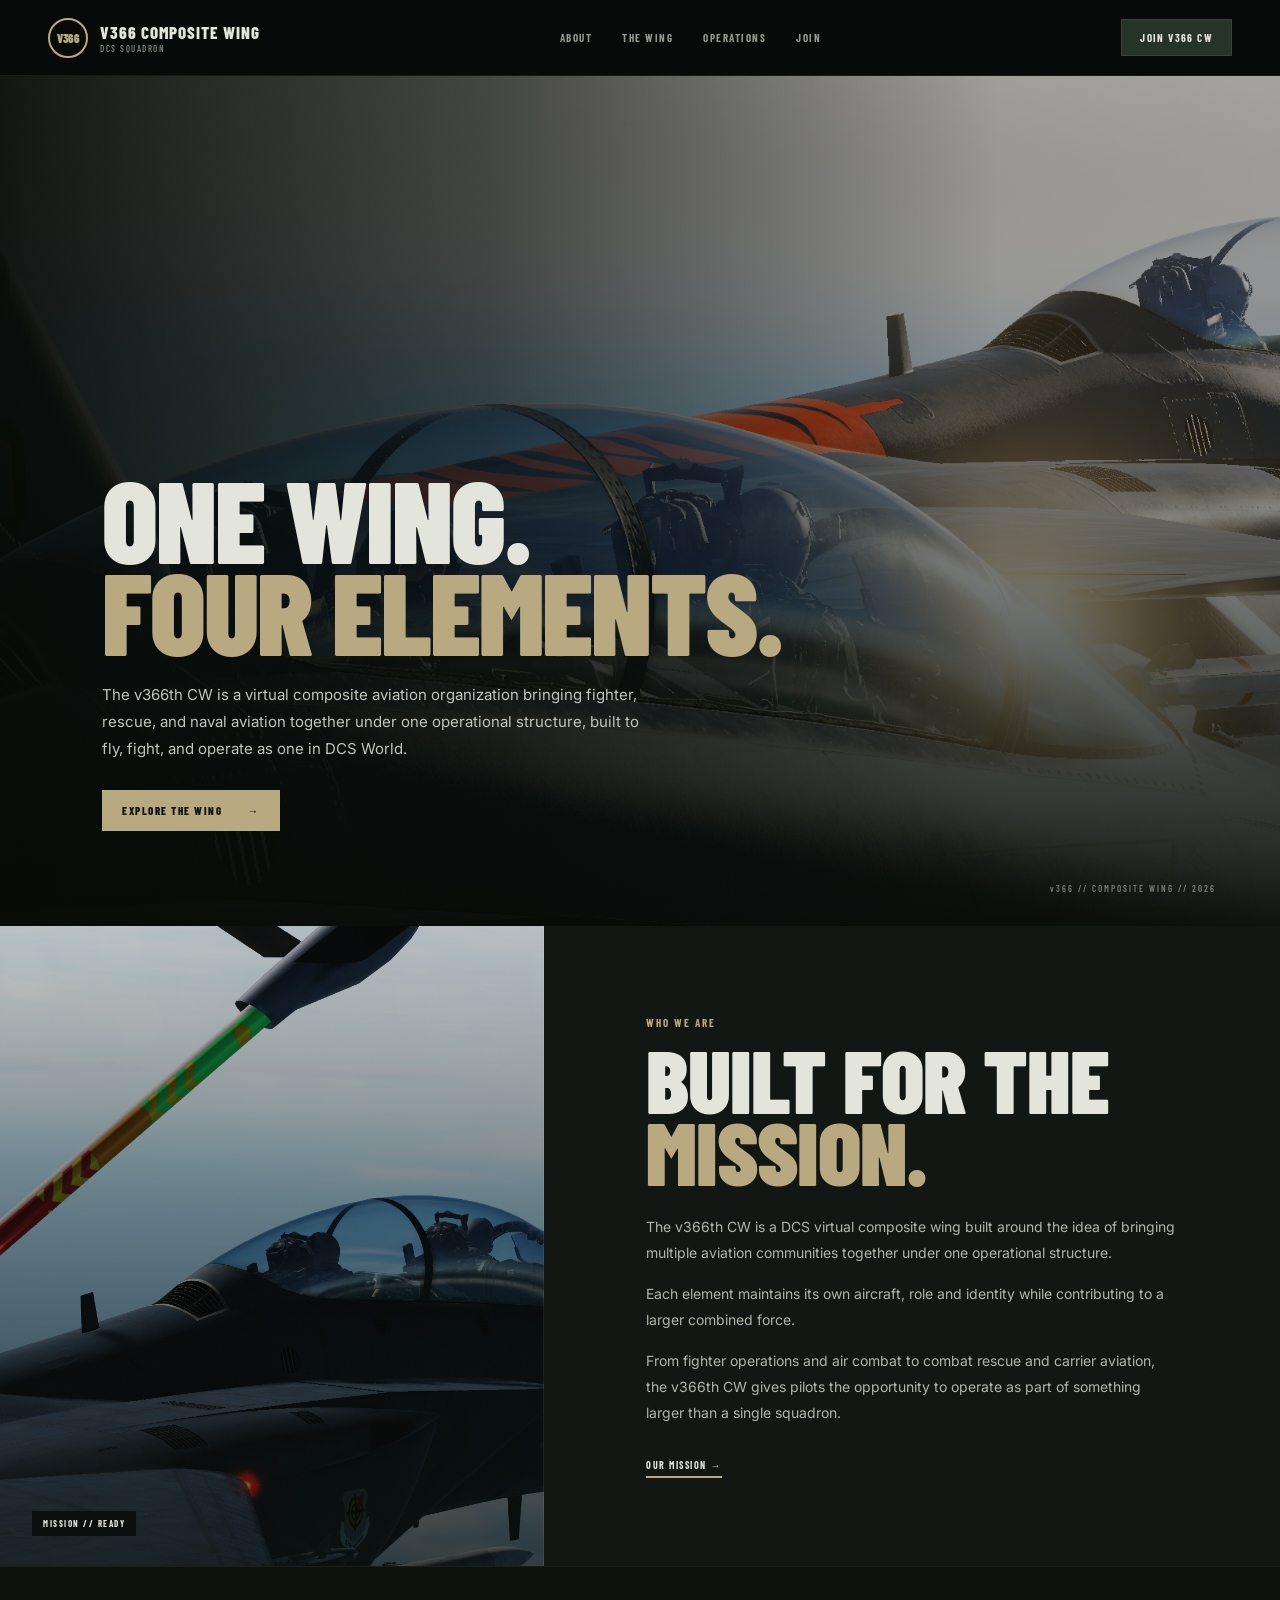
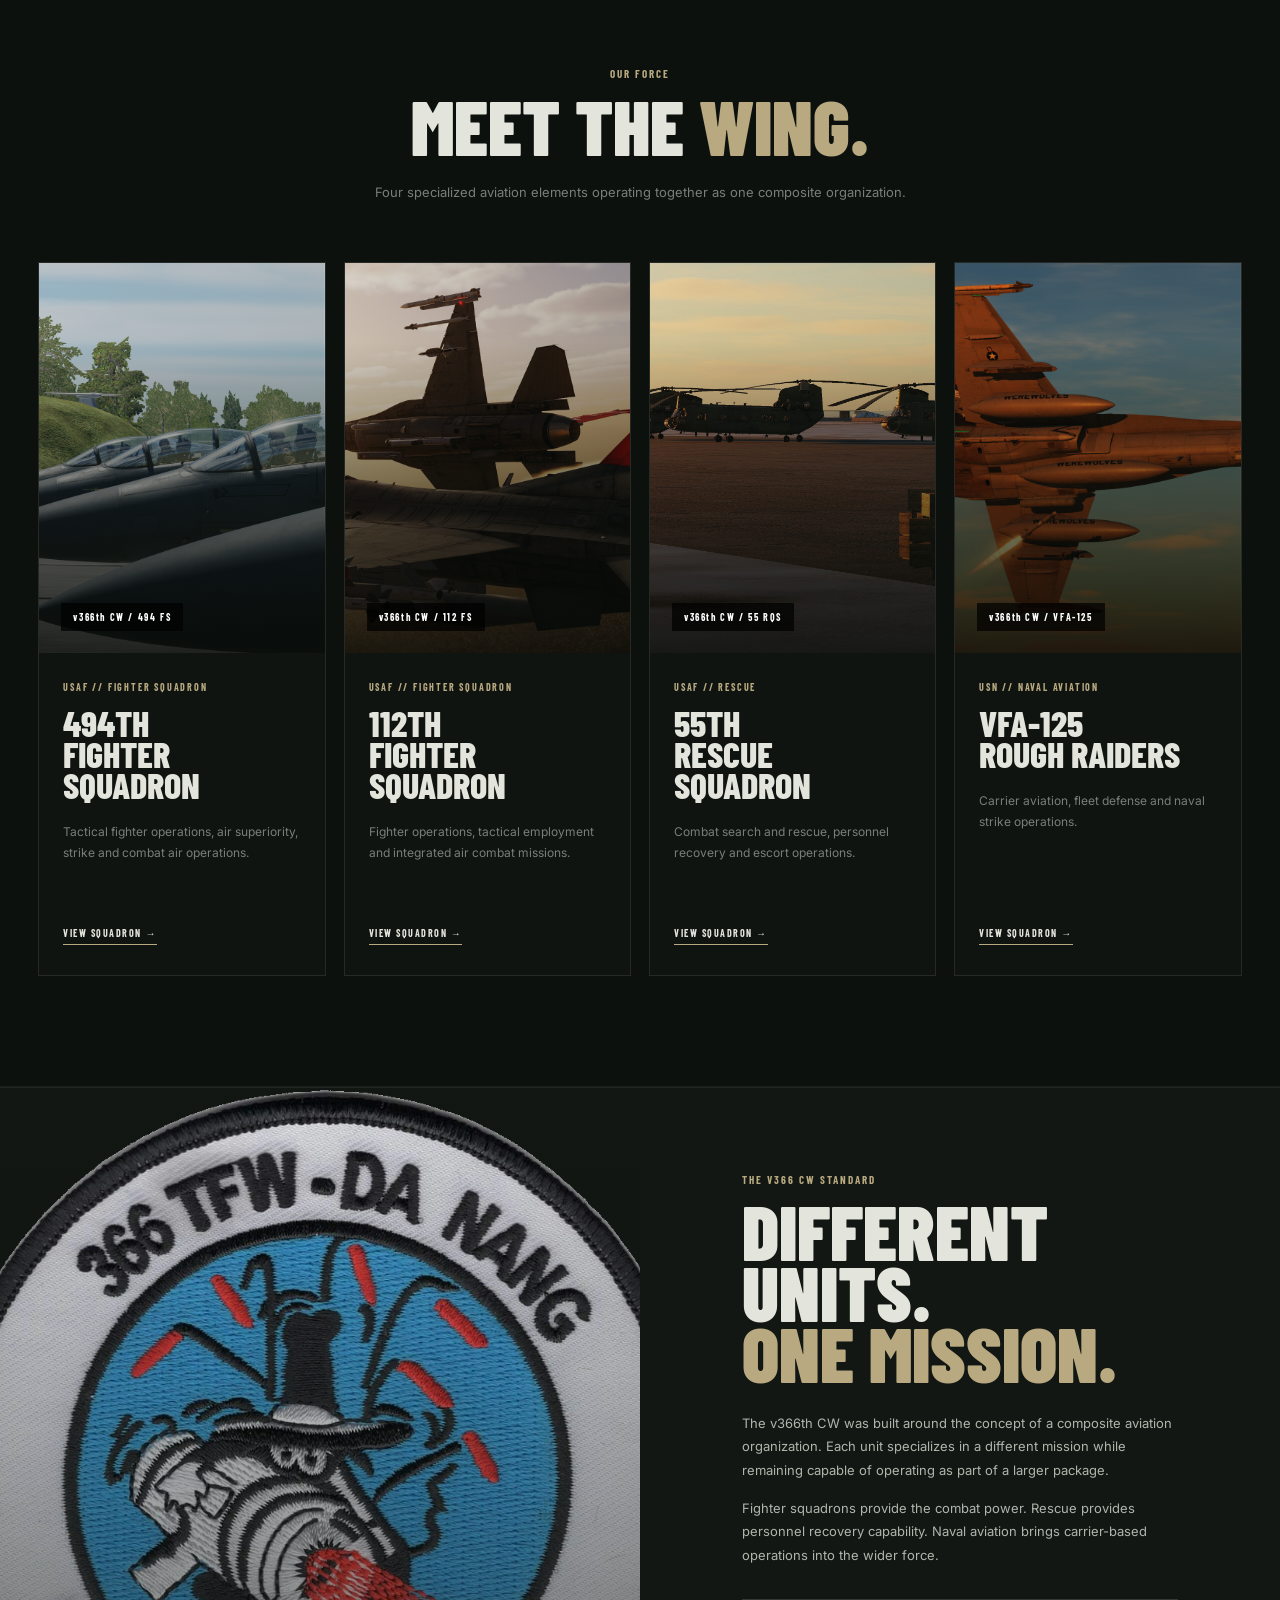
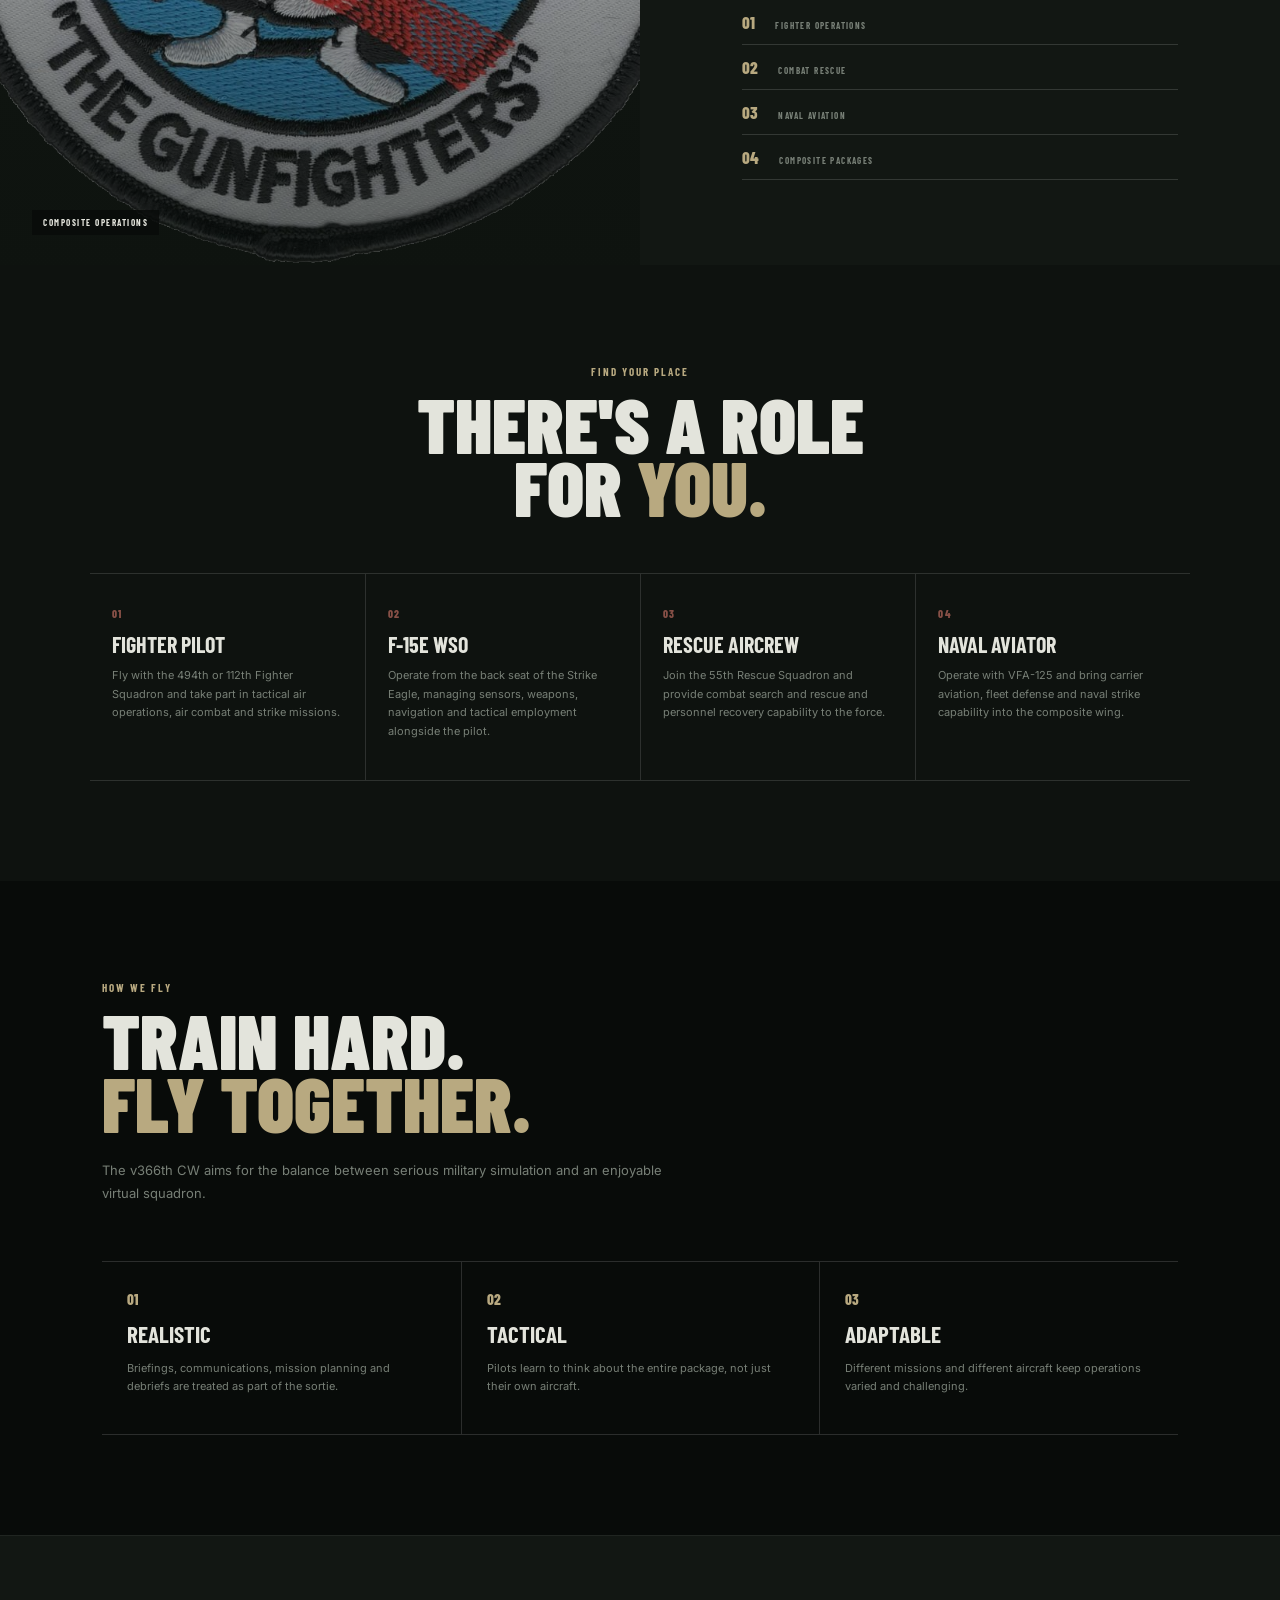
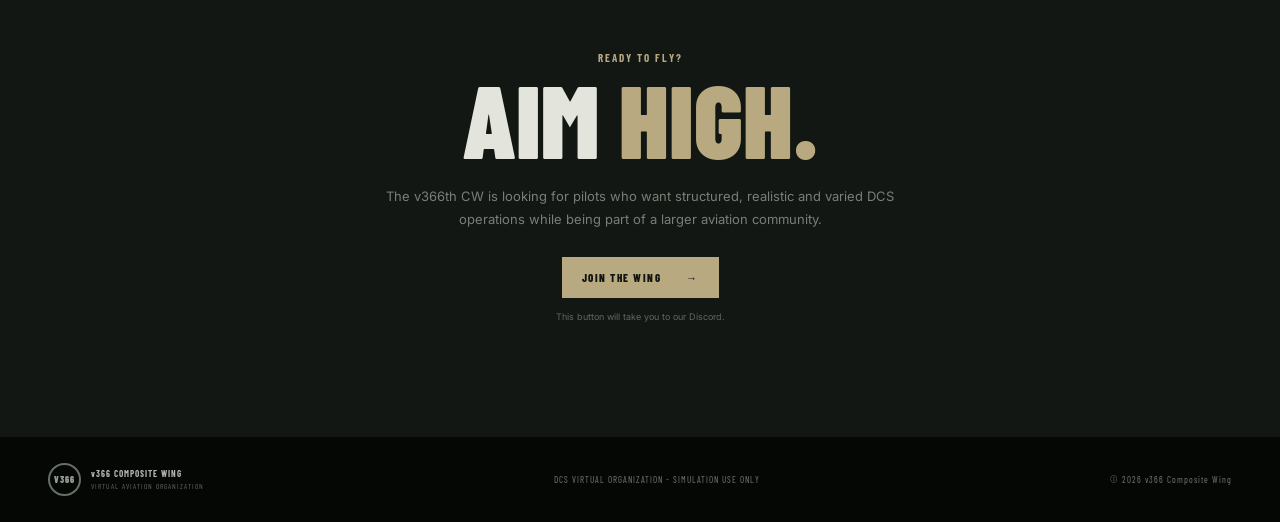
<file: index.html>
<!DOCTYPE html>
<html lang="en">
<head>
  <meta charset="UTF-8">
  <meta name="viewport" content="width=device-width, initial-scale=1.0">

  <title>v366 Composite Wing</title>

  <link rel="preconnect" href="https://fonts.googleapis.com">
  <link rel="preconnect" href="https://fonts.gstatic.com" crossorigin>

  <link
          href="https://fonts.googleapis.com/css2?family=Black+Ops+One&family=IBM+Plex+Mono:wght@400;500;600&family=IBM+Plex+Sans:wght@400;500;600&display=swap"
          rel="stylesheet"
  >

  <link rel="stylesheet" href="css/style.css">
</head>

<body>

<header class="nav">

  <a class="brand" href="#top">

    <span class="roundel">V366</span>

    <span>
            <b>V366 COMPOSITE WING</b>
            <small>DCS SQUADRON</small>
        </span>

  </a>

  <nav>
    <a href="#mission">ABOUT</a>
    <a href="#units">THE WING</a>
    <a href="#operations">OPERATIONS</a>
    <a href="#join">JOIN</a>
  </nav>

  <a class="apply" href="#join">
    JOIN v366 CW
  </a>

</header>


<main id="top">




  <section class="hero">

    <div class="hero-image"></div>
    <div class="hero-overlay"></div>

    <div class="hero-content">



      <h1>
        ONE WING.<br>
        <span>FOUR ELEMENTS.</span>
      </h1>

      <p class="hero-description">
        The v366th CW is a virtual composite aviation organization bringing fighter, rescue, and naval aviation together under one operational structure, built to fly, fight, and operate as one in DCS World.
      </p>

      <a class="cta" href="#units">
        EXPLORE THE WING
        <b>→</b>
      </a>

    </div>

    <div class="hero-caption">
      v366 // COMPOSITE WING // 2026
    </div>

  </section>




  <section class="intro" id="mission">

    <div class="intro-image">



      <div class="image-tag">
        MISSION // READY
      </div>

    </div>


    <div class="intro-copy">

      <p class="kicker">
        WHO WE ARE
      </p>

      <h2>
        BUILT FOR THE<br>
        <em>MISSION.</em>
      </h2>

      <p>
        The v366th CW is a DCS virtual composite wing built around
        the idea of bringing multiple aviation communities
        together under one operational structure.
      </p>

      <p>
        Each element maintains its own aircraft, role and
        identity while contributing to a larger combined
        force.
      </p>

      <p>
        From fighter operations and air combat to combat
        rescue and carrier aviation, the v366th CW gives pilots
        the opportunity to operate as part of something
        larger than a single squadron.
      </p>

      <a class="text-link" href="#operations">
        OUR MISSION →
      </a>

    </div>

  </section>




  <section class="units" id="units">

    <div class="section-title">

      <p class="kicker">
        OUR FORCE
      </p>

      <h2>
        MEET THE <em>WING.</em>
      </h2>

      <p class="section-intro">
        Four specialized aviation elements operating
        together as one composite organization.
      </p>

    </div>


    <div class="cards">


      <!-- 494 FS -->

      <article class="card">

        <div class="card-photo fighter-494">

                <span class="photo-label">
                    v366th CW / 494 FS
                </span>

        </div>

        <div class="card-body">

          <small>
            USAF // FIGHTER SQUADRON
          </small>

          <h3>
            494TH<br>
            FIGHTER SQUADRON
          </h3>

          <p>
            Tactical fighter operations, air superiority,
            strike and combat air operations.
          </p>

          <a href="squadrons/494th.html">VIEW SQUADRON →</a>

        </div>

      </article>


      <!-- 112 FS -->

      <article class="card">

        <div class="card-photo fighter-112">

                <span class="photo-label">
                    v366th CW / 112 FS
                </span>

        </div>

        <div class="card-body">

          <small>
            USAF // FIGHTER SQUADRON
          </small>

          <h3>
            112TH<br>
            FIGHTER SQUADRON
          </h3>

          <p>
            Fighter operations, tactical employment
            and integrated air combat missions.
          </p>

          <a href="squadrons/112th.html">VIEW SQUADRON →</a>

        </div>

      </article>


      <!-- 55 RQS -->

      <article class="card">

        <div class="card-photo rescue">

                <span class="photo-label">
                    v366th CW / 55 RQS
                </span>

        </div>

        <div class="card-body">

          <small>
            USAF // RESCUE
          </small>

          <h3>
            55TH<br>
            RESCUE SQUADRON
          </h3>

          <p>
            Combat search and rescue, personnel recovery
            and escort operations.
          </p>

          <a href="squadrons/55th.html">VIEW SQUADRON →</a>

        </div>

      </article>


      <!-- VFA-125 -->

      <article class="card">

        <div class="card-photo navy">

                <span class="photo-label">
                    v366th CW / VFA-125
                </span>

        </div>

        <div class="card-body">

          <small>
            USN // NAVAL AVIATION
          </small>

          <h3>
            VFA-125<br>
            ROUGH RAIDERS
          </h3>

          <p>
            Carrier aviation, fleet defense and
            naval strike operations.
          </p>

          <a href="squadrons/vfa125.html">VIEW SQUADRON →</a>

        </div>

      </article>


    </div>

  </section>



  <section class="mission-band" id="operations">

    <div class="mission-photo">

      <div class="mission-photo-label">
        COMPOSITE OPERATIONS
      </div>

    </div>


    <div class="mission-copy">

      <p class="kicker">
        THE v366 CW STANDARD
      </p>

      <h2>
        DIFFERENT UNITS.<br>
        <em>ONE MISSION.</em>
      </h2>

      <p>
        The v366th CW was built around the concept of a composite
        aviation organization. Each unit specializes in
        a different mission while remaining capable of
        operating as part of a larger package.
      </p>

      <p>
        Fighter squadrons provide the combat power.
        Rescue provides personnel recovery capability.
        Naval aviation brings carrier-based operations
        into the wider force.
      </p>

      <div class="facts">

        <div>
          <b>01</b>
          <span>
                    FIGHTER OPERATIONS
                </span>
        </div>

        <div>
          <b>02</b>
          <span>
                    COMBAT RESCUE
                </span>
        </div>

        <div>
          <b>03</b>
          <span>
                    NAVAL AVIATION
                </span>
        </div>

        <div>
          <b>04</b>
          <span>
                    COMPOSITE PACKAGES
                </span>
        </div>

      </div>

    </div>

  </section>

  <section class="paths" id="roles">

    <p class="kicker">
      FIND YOUR PLACE
    </p>

    <h2>
      THERE'S A ROLE<br>
      FOR <em>YOU.</em>
    </h2>

    <div class="path-grid">

      <div>
        <span>01</span>

        <h3>
          FIGHTER PILOT
        </h3>

        <p>
          Fly with the 494th or 112th Fighter Squadron
          and take part in tactical air operations,
          air combat and strike missions.
        </p>
      </div>


      <div>
        <span>02</span>

        <h3>
          F-15E WSO
        </h3>

        <p>
          Operate from the back seat of the Strike Eagle,
          managing sensors, weapons, navigation and
          tactical employment alongside the pilot.
        </p>
      </div>


      <div>
        <span>03</span>

        <h3>
          RESCUE AIRCREW
        </h3>

        <p>
          Join the 55th Rescue Squadron and provide
          combat search and rescue and personnel
          recovery capability to the force.
        </p>
      </div>


      <div>
        <span>04</span>

        <h3>
          NAVAL AVIATOR
        </h3>

        <p>
          Operate with VFA-125 and bring carrier
          aviation, fleet defense and naval strike
          capability into the composite wing.
        </p>
      </div>

    </div>

  </section>
  <!-- =========================================================
       TRAINING
  ========================================================= -->

  <section class="training">

    <div class="training-content">

      <p class="kicker">
        HOW WE FLY
      </p>

      <h2>
        TRAIN HARD.<br>
        <em>FLY TOGETHER.</em>
      </h2>

      <p>
        The v366th CW aims for the balance between serious military
        simulation and an enjoyable virtual squadron.
      </p>

      <div class="training-grid">

        <div>
          <strong>01</strong>
          <h3>
            REALISTIC
          </h3>
          <p>
            Briefings, communications, mission planning
            and debriefs are treated as part of the sortie.
          </p>
        </div>

        <div>
          <strong>02</strong>
          <h3>
            TACTICAL
          </h3>
          <p>
            Pilots learn to think about the entire package,
            not just their own aircraft.
          </p>
        </div>

        <div>
          <strong>03</strong>
          <h3>
            ADAPTABLE
          </h3>
          <p>
            Different missions and different aircraft
            keep operations varied and challenging.
          </p>
        </div>

      </div>

    </div>

  </section>


  <section class="join" id="join">

    <div class="join-content">

      <p class="kicker">
        READY TO FLY?
      </p>

      <h2>
        AIM <em>HIGH.</em>
      </h2>

      <p>
        The v366th CW is looking for pilots who want structured,
        realistic and varied DCS operations while being
        part of a larger aviation community.
      </p>

      <a class="cta join-button" href="https://discord.gg/4ZD2UYqt9">
        JOIN THE WING
        <b>→</b>
      </a>

      <small>
        This button will take you to our Discord.
      </small>

    </div>

  </section>

</main>


<!-- =========================================================
     FOOTER
========================================================= -->

<footer>

  <div class="footer-brand">

        <span class="roundel">
            V366
        </span>

    <div>
      <b>
        v366 COMPOSITE WING
      </b>

      <small>
        VIRTUAL AVIATION ORGANIZATION
      </small>
    </div>

  </div>


  <div>
    DCS VIRTUAL ORGANIZATION - SIMULATION USE ONLY
  </div>

  <div>
    © 2026 v366 Composite Wing
  </div>

</footer>

</body>
</html>
</file>
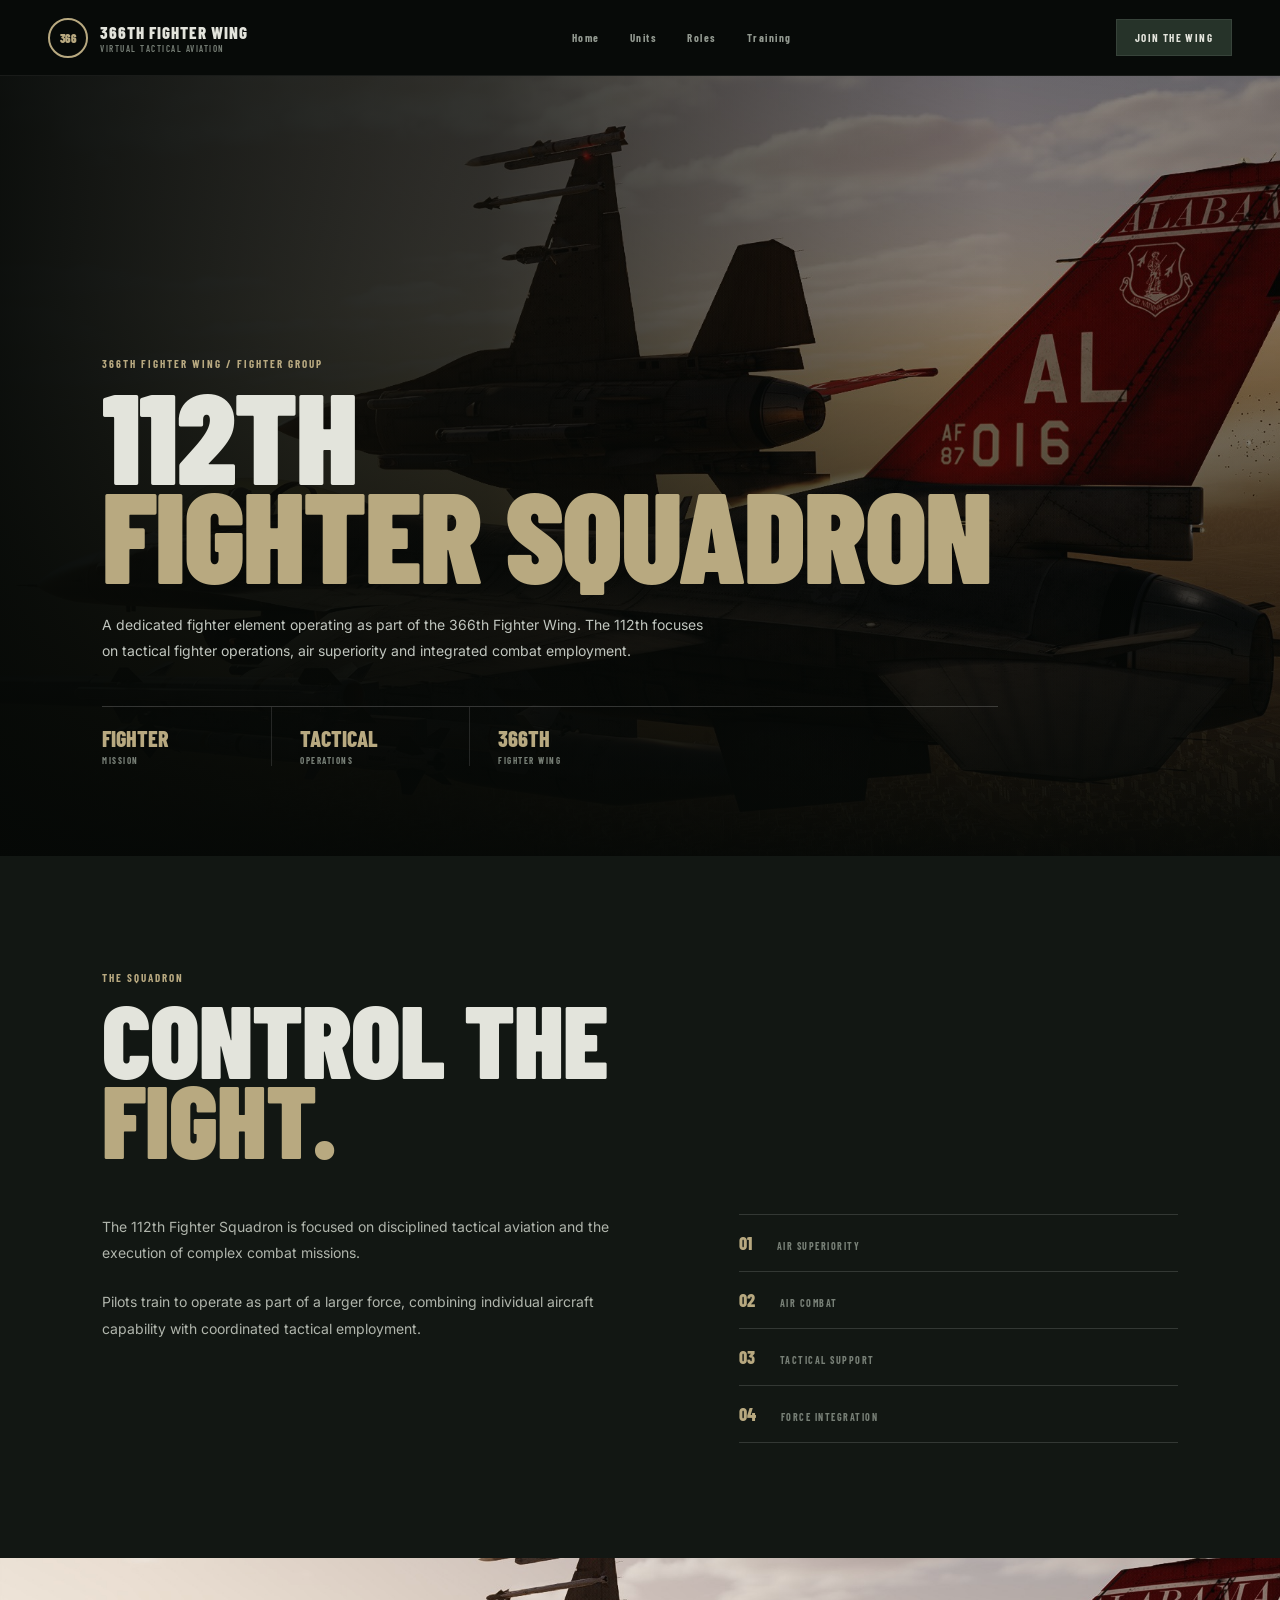
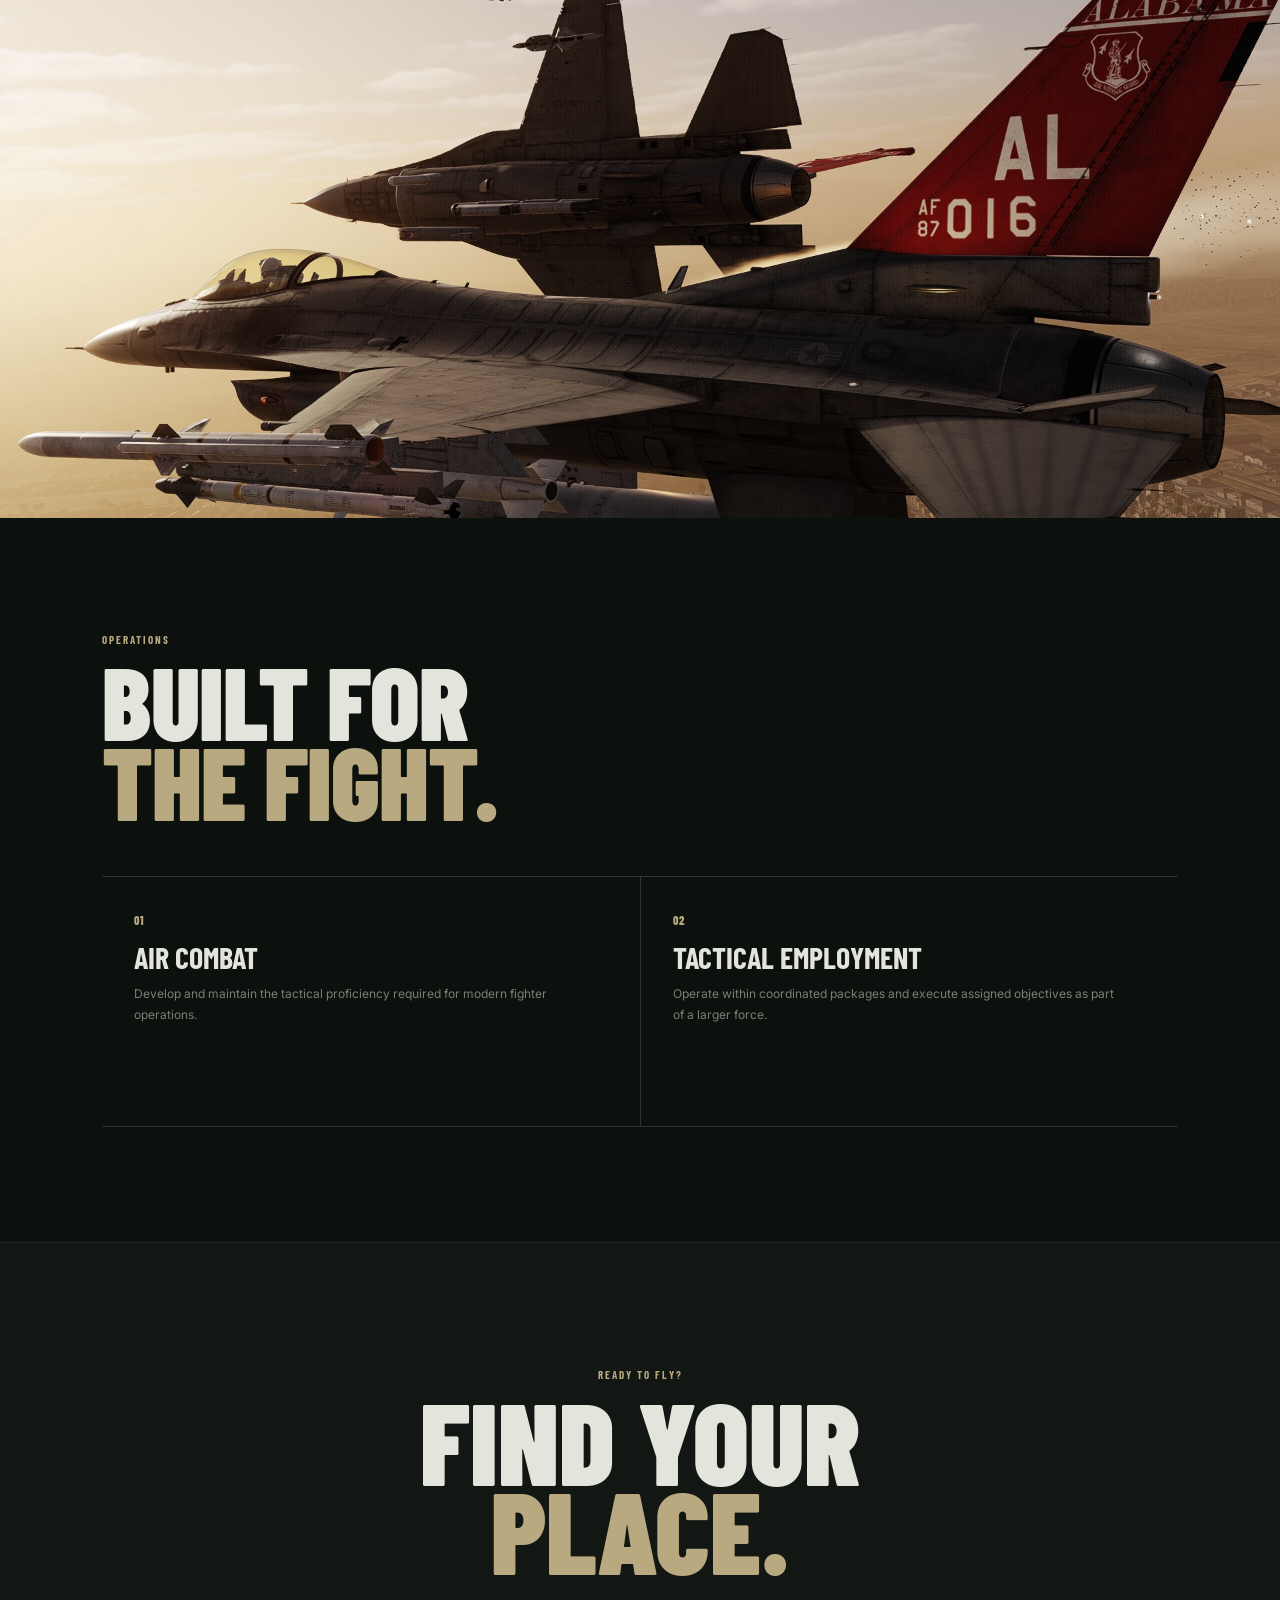
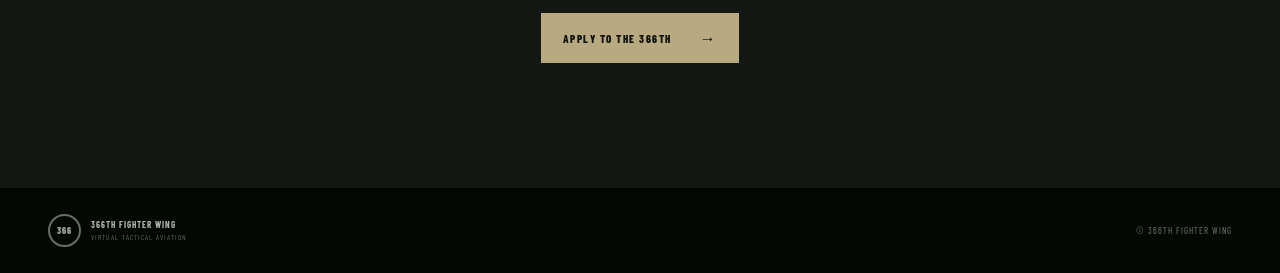
<file: squadrons/112th.html>
<!DOCTYPE html>
<html lang="en">
<head>
    <meta charset="UTF-8">
    <meta name="viewport" content="width=device-width, initial-scale=1.0">

    <title>112th Fighter Squadron | 366th Fighter Wing</title>

    <link rel="stylesheet" href="../css/squadron.css">
</head>

<body>

<header class="nav">

    <a href="../index.html" class="brand">

        <div class="roundel">366</div>

        <div>
            <b>366TH FIGHTER WING</b>
            <small>VIRTUAL TACTICAL AVIATION</small>
        </div>

    </a>

    <nav>
        <a href="../index.html">Home</a>
        <a href="../index.html#units">Units</a>
        <a href="../index.html#roles">Roles</a>
        <a href="../index.html#training">Training</a>
    </nav>

    <a href="../index.html#join" class="apply">
        JOIN THE WING
    </a>

</header>


<main>

    <section class="unit-hero">

        <div class="unit-hero-image fighter-112"></div>

        <div class="unit-hero-overlay"></div>

        <div class="unit-hero-content">

            <p class="kicker">366TH FIGHTER WING / FIGHTER GROUP</p>

            <h1>
                112TH<br>
                <span>FIGHTER SQUADRON</span>
            </h1>

            <p class="unit-intro">
                A dedicated fighter element operating as part of
                the 366th Fighter Wing. The 112th focuses on
                tactical fighter operations, air superiority and
                integrated combat employment.
            </p>

            <div class="unit-meta">

                <div>
                    <strong>FIGHTER</strong>
                    <span>MISSION</span>
                </div>

                <div>
                    <strong>TACTICAL</strong>
                    <span>OPERATIONS</span>
                </div>

                <div>
                    <strong>366TH</strong>
                    <span>FIGHTER WING</span>
                </div>

            </div>

        </div>

    </section>


    <section class="unit-section">

        <div class="unit-section-inner">

            <p class="kicker">THE SQUADRON</p>

            <h2>
                CONTROL THE<br>
                <em>FIGHT.</em>
            </h2>

            <div class="content-grid">

                <div>
                    <p>
                        The 112th Fighter Squadron is focused on
                        disciplined tactical aviation and the
                        execution of complex combat missions.
                    </p>

                    <p>
                        Pilots train to operate as part of a larger
                        force, combining individual aircraft
                        capability with coordinated tactical
                        employment.
                    </p>
                </div>

                <div class="fact-list">

                    <div>
                        <strong>01</strong>
                        <span>AIR SUPERIORITY</span>
                    </div>

                    <div>
                        <strong>02</strong>
                        <span>AIR COMBAT</span>
                    </div>

                    <div>
                        <strong>03</strong>
                        <span>TACTICAL SUPPORT</span>
                    </div>

                    <div>
                        <strong>04</strong>
                        <span>FORCE INTEGRATION</span>
                    </div>

                </div>

            </div>

        </div>

    </section>


    <section class="unit-image-section">

        <div class="wide-image fighter-112"></div>

    </section>


    <section class="unit-section dark">

        <div class="unit-section-inner">

            <p class="kicker">OPERATIONS</p>

            <h2>
                BUILT FOR<br>
                <em>THE FIGHT.</em>
            </h2>

            <div class="role-grid">

                <article>
                    <span>01</span>
                    <h3>AIR COMBAT</h3>
                    <p>
                        Develop and maintain the tactical
                        proficiency required for modern
                        fighter operations.
                    </p>
                </article>

                <article>
                    <span>02</span>
                    <h3>TACTICAL EMPLOYMENT</h3>
                    <p>
                        Operate within coordinated packages
                        and execute assigned objectives as
                        part of a larger force.
                    </p>
                </article>

            </div>

        </div>

    </section>


    <section class="unit-cta">

        <p class="kicker">READY TO FLY?</p>

        <h2>
            FIND YOUR<br>
            <em>PLACE.</em>
        </h2>

        <a href="../index.html#join" class="cta">
            APPLY TO THE 366TH
            <span>→</span>
        </a>

    </section>

</main>


<footer>

    <div class="footer-brand">

        <div class="roundel">366</div>

        <div>
            <b>366TH FIGHTER WING</b>
            <small>VIRTUAL TACTICAL AVIATION</small>
        </div>

    </div>

    <span>© 366TH FIGHTER WING</span>

</footer>

</body>
</html>
</file>
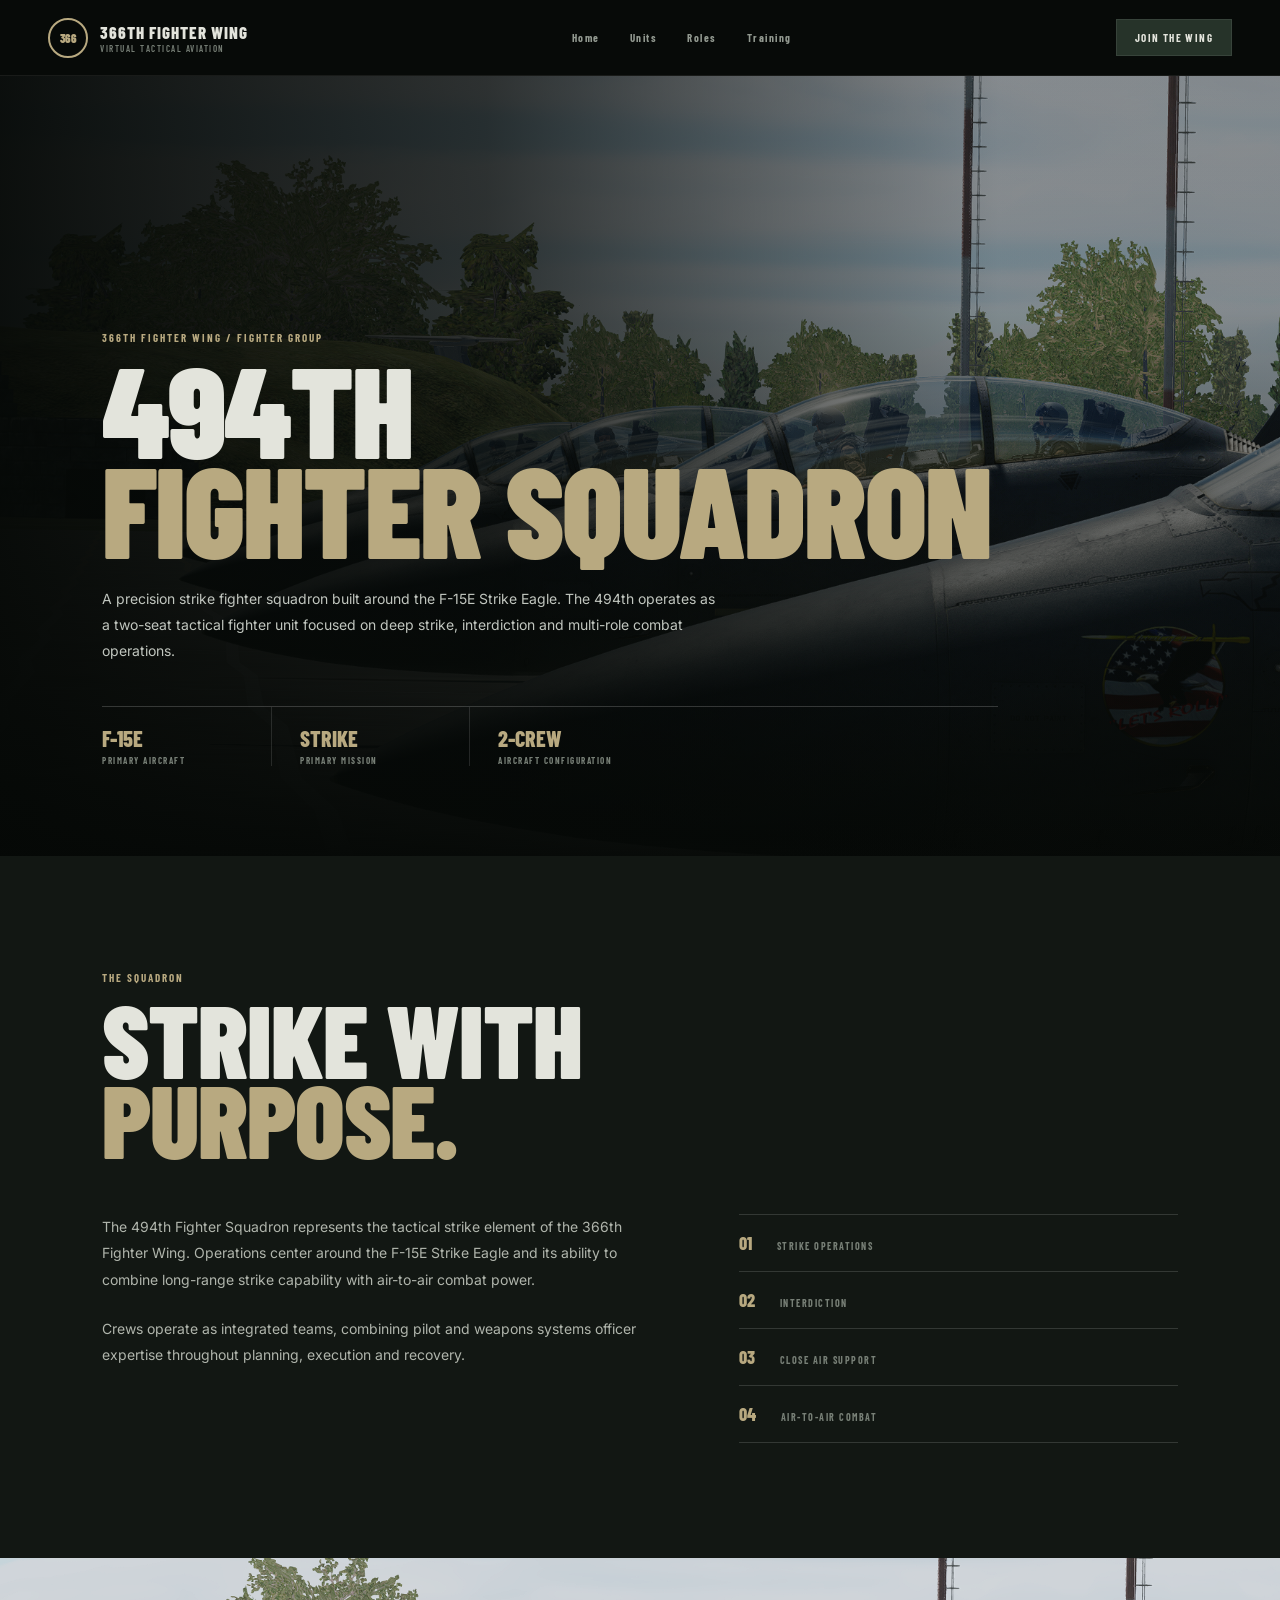
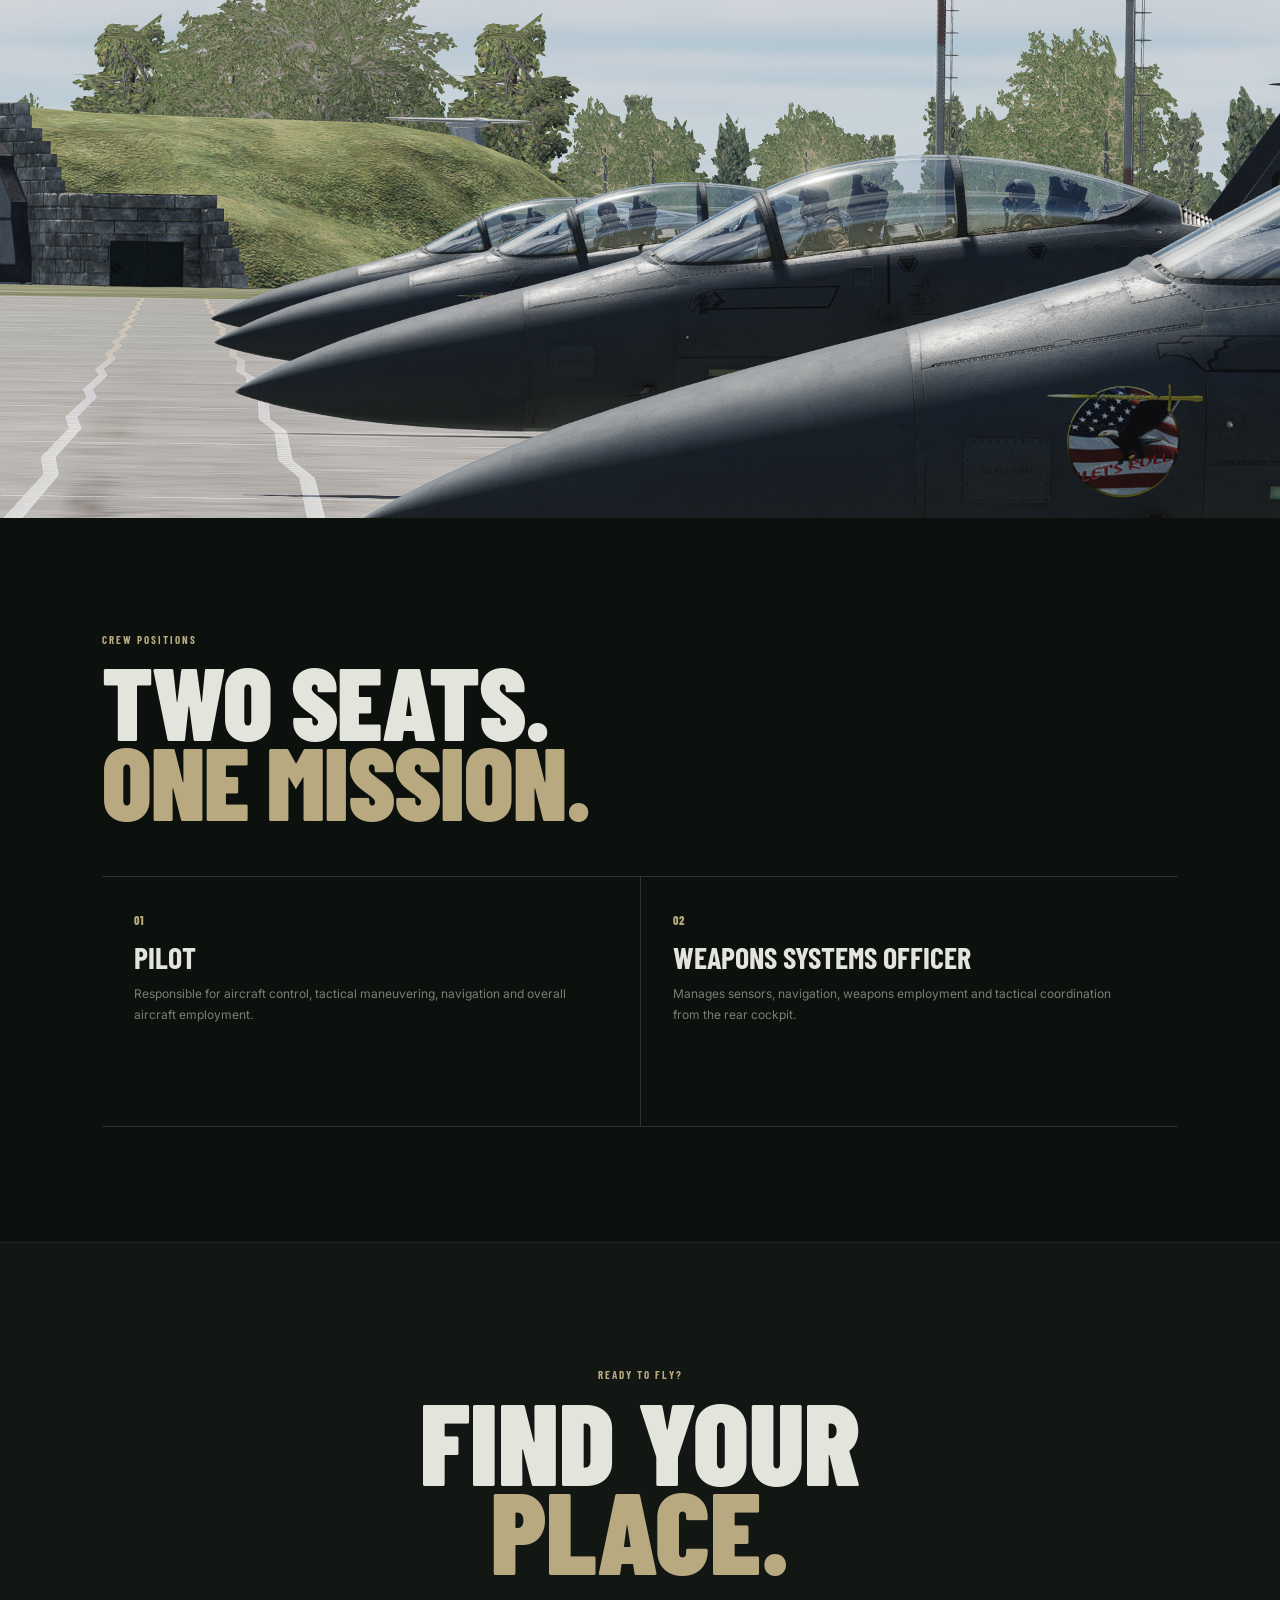
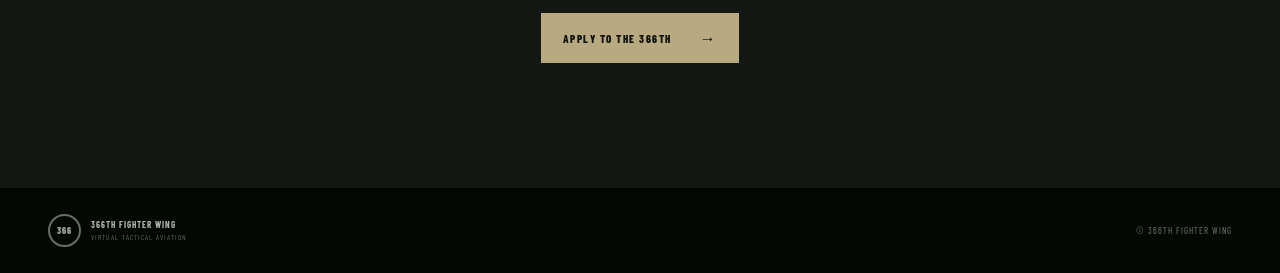
<file: squadrons/494th.html>
<!DOCTYPE html>
<html lang="en">
<head>
    <meta charset="UTF-8">
    <meta name="viewport" content="width=device-width, initial-scale=1.0">

    <title>494th Fighter Squadron | 366th Fighter Wing</title>

    <link rel="stylesheet" href="../css/squadron.css">
</head>

<body>

<header class="nav">

    <a href="../index.html" class="brand">

        <div class="roundel">366</div>

        <div>
            <b>366TH FIGHTER WING</b>
            <small>VIRTUAL TACTICAL AVIATION</small>
        </div>

    </a>

    <nav>
        <a href="../index.html">Home</a>
        <a href="../index.html#units">Units</a>
        <a href="../index.html#roles">Roles</a>
        <a href="../index.html#training">Training</a>
    </nav>

    <a href="../index.html#join" class="apply">
        JOIN THE WING
    </a>

</header>


<main>

    <section class="unit-hero">

        <div class="unit-hero-image fighter-494"></div>

        <div class="unit-hero-overlay"></div>

        <div class="unit-hero-content">

            <p class="kicker">366TH FIGHTER WING / FIGHTER GROUP</p>

            <h1>
                494TH<br>
                <span>FIGHTER SQUADRON</span>
            </h1>

            <p class="unit-intro">
                A precision strike fighter squadron built around the
                F-15E Strike Eagle. The 494th operates as a two-seat
                tactical fighter unit focused on deep strike,
                interdiction and multi-role combat operations.
            </p>

            <div class="unit-meta">

                <div>
                    <strong>F-15E</strong>
                    <span>PRIMARY AIRCRAFT</span>
                </div>

                <div>
                    <strong>STRIKE</strong>
                    <span>PRIMARY MISSION</span>
                </div>

                <div>
                    <strong>2-CREW</strong>
                    <span>AIRCRAFT CONFIGURATION</span>
                </div>

            </div>

        </div>

    </section>


    <section class="unit-section">

        <div class="unit-section-inner">

            <p class="kicker">THE SQUADRON</p>

            <h2>
                STRIKE WITH<br>
                <em>PURPOSE.</em>
            </h2>

            <div class="content-grid">

                <div>
                    <p>
                        The 494th Fighter Squadron represents the
                        tactical strike element of the 366th Fighter
                        Wing. Operations center around the F-15E
                        Strike Eagle and its ability to combine
                        long-range strike capability with air-to-air
                        combat power.
                    </p>

                    <p>
                        Crews operate as integrated teams, combining
                        pilot and weapons systems officer expertise
                        throughout planning, execution and recovery.
                    </p>
                </div>

                <div class="fact-list">

                    <div>
                        <strong>01</strong>
                        <span>STRIKE OPERATIONS</span>
                    </div>

                    <div>
                        <strong>02</strong>
                        <span>INTERDICTION</span>
                    </div>

                    <div>
                        <strong>03</strong>
                        <span>CLOSE AIR SUPPORT</span>
                    </div>

                    <div>
                        <strong>04</strong>
                        <span>AIR-TO-AIR COMBAT</span>
                    </div>

                </div>

            </div>

        </div>

    </section>


    <section class="unit-image-section">

        <div class="wide-image fighter-494"></div>

    </section>


    <section class="unit-section dark">

        <div class="unit-section-inner">

            <p class="kicker">CREW POSITIONS</p>

            <h2>
                TWO SEATS.<br>
                <em>ONE MISSION.</em>
            </h2>

            <div class="role-grid">

                <article>
                    <span>01</span>
                    <h3>PILOT</h3>
                    <p>
                        Responsible for aircraft control,
                        tactical maneuvering, navigation and
                        overall aircraft employment.
                    </p>
                </article>

                <article>
                    <span>02</span>
                    <h3>WEAPONS SYSTEMS OFFICER</h3>
                    <p>
                        Manages sensors, navigation, weapons
                        employment and tactical coordination
                        from the rear cockpit.
                    </p>
                </article>

            </div>

        </div>

    </section>


    <section class="unit-cta">

        <p class="kicker">READY TO FLY?</p>

        <h2>
            FIND YOUR<br>
            <em>PLACE.</em>
        </h2>

        <a href="../index.html#join" class="cta">
            APPLY TO THE 366TH
            <span>→</span>
        </a>

    </section>

</main>


<footer>

    <div class="footer-brand">

        <div class="roundel">366</div>

        <div>
            <b>366TH FIGHTER WING</b>
            <small>VIRTUAL TACTICAL AVIATION</small>
        </div>

    </div>

    <span>© 366TH FIGHTER WING</span>

</footer>

</body>
</html>
</file>
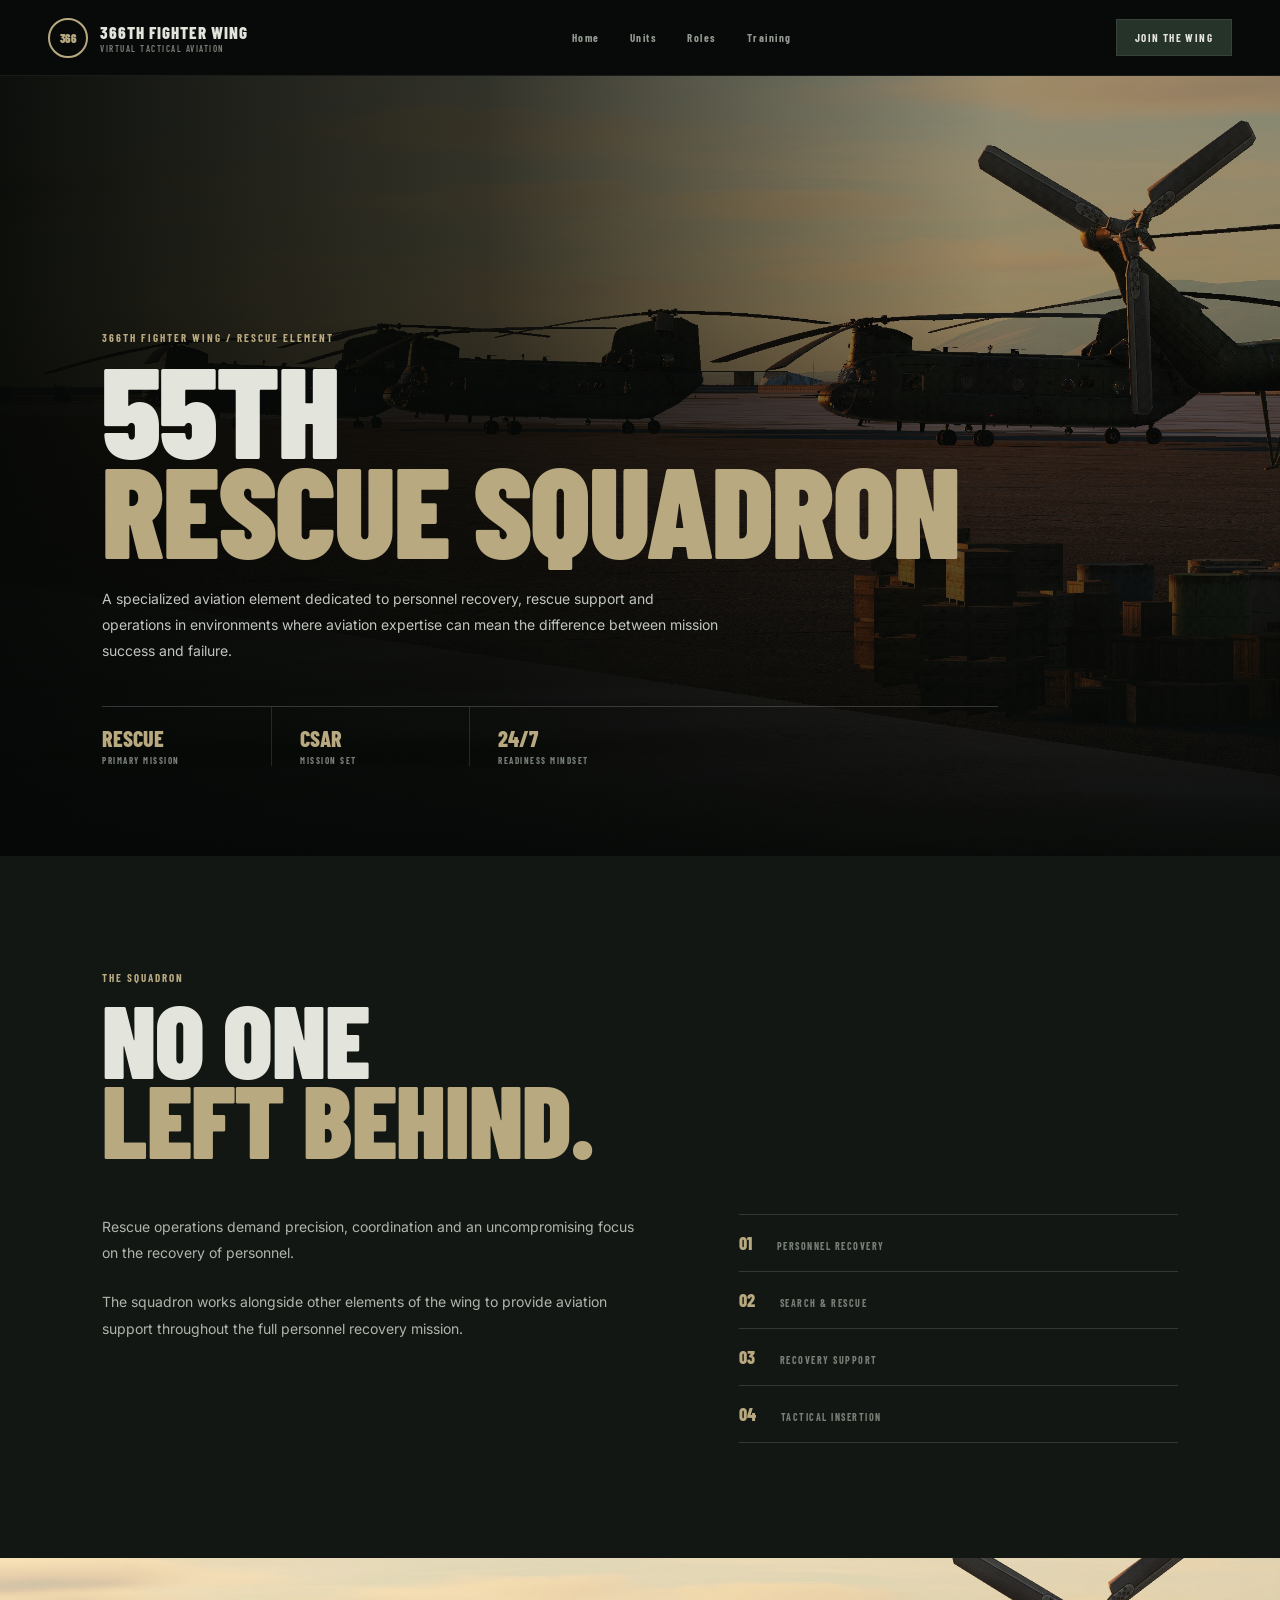
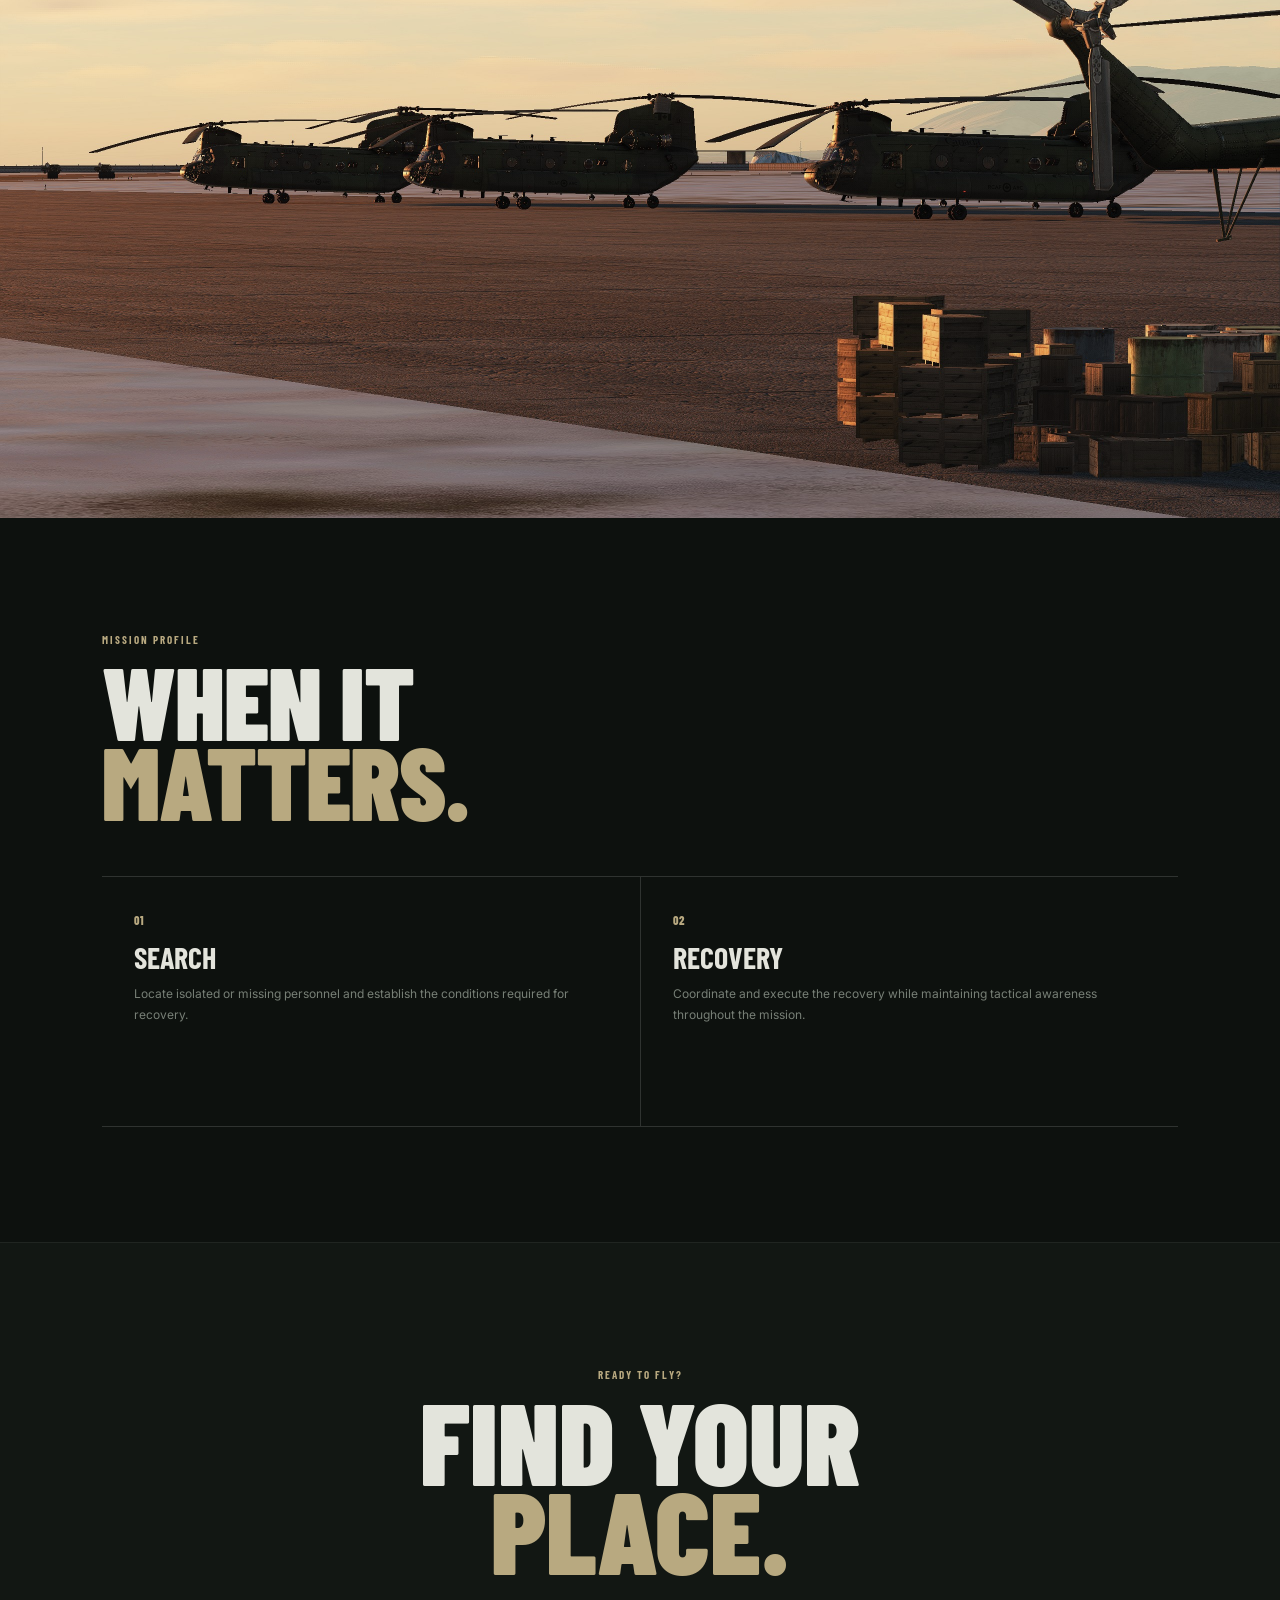
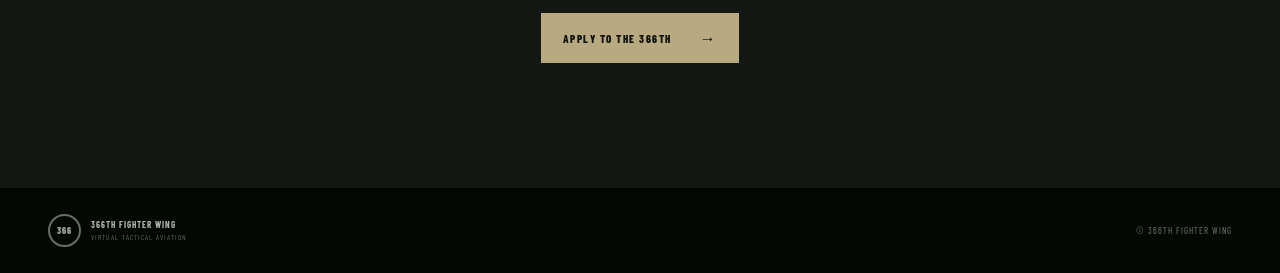
<file: squadrons/55th.html>
<!DOCTYPE html>
<html lang="en">
<head>
    <meta charset="UTF-8">
    <meta name="viewport" content="width=device-width, initial-scale=1.0">

    <title>55th Rescue Squadron | 366th Fighter Wing</title>

    <link rel="stylesheet" href="../css/squadron.css">
</head>

<body>

<header class="nav">

    <a href="../index.html" class="brand">

        <div class="roundel">366</div>

        <div>
            <b>366TH FIGHTER WING</b>
            <small>VIRTUAL TACTICAL AVIATION</small>
        </div>

    </a>

    <nav>
        <a href="../index.html">Home</a>
        <a href="../index.html#units">Units</a>
        <a href="../index.html#roles">Roles</a>
        <a href="../index.html#training">Training</a>
    </nav>

    <a href="../index.html#join" class="apply">
        JOIN THE WING
    </a>

</header>


<main>

    <section class="unit-hero">

        <div class="unit-hero-image rescue"></div>

        <div class="unit-hero-overlay"></div>

        <div class="unit-hero-content">

            <p class="kicker">366TH FIGHTER WING / RESCUE ELEMENT</p>

            <h1>
                55TH<br>
                <span>RESCUE SQUADRON</span>
            </h1>

            <p class="unit-intro">
                A specialized aviation element dedicated to
                personnel recovery, rescue support and operations
                in environments where aviation expertise can mean
                the difference between mission success and failure.
            </p>

            <div class="unit-meta">

                <div>
                    <strong>RESCUE</strong>
                    <span>PRIMARY MISSION</span>
                </div>

                <div>
                    <strong>CSAR</strong>
                    <span>MISSION SET</span>
                </div>

                <div>
                    <strong>24/7</strong>
                    <span>READINESS MINDSET</span>
                </div>

            </div>

        </div>

    </section>


    <section class="unit-section">

        <div class="unit-section-inner">

            <p class="kicker">THE SQUADRON</p>

            <h2>
                NO ONE<br>
                <em>LEFT BEHIND.</em>
            </h2>

            <div class="content-grid">

                <div>
                    <p>
                        Rescue operations demand precision,
                        coordination and an uncompromising focus
                        on the recovery of personnel.
                    </p>

                    <p>
                        The squadron works alongside other elements
                        of the wing to provide aviation support
                        throughout the full personnel recovery
                        mission.
                    </p>
                </div>

                <div class="fact-list">

                    <div>
                        <strong>01</strong>
                        <span>PERSONNEL RECOVERY</span>
                    </div>

                    <div>
                        <strong>02</strong>
                        <span>SEARCH & RESCUE</span>
                    </div>

                    <div>
                        <strong>03</strong>
                        <span>RECOVERY SUPPORT</span>
                    </div>

                    <div>
                        <strong>04</strong>
                        <span>TACTICAL INSERTION</span>
                    </div>

                </div>

            </div>

        </div>

    </section>


    <section class="unit-image-section">

        <div class="wide-image rescue"></div>

    </section>


    <section class="unit-section dark">

        <div class="unit-section-inner">

            <p class="kicker">MISSION PROFILE</p>

            <h2>
                WHEN IT<br>
                <em>MATTERS.</em>
            </h2>

            <div class="role-grid">

                <article>
                    <span>01</span>
                    <h3>SEARCH</h3>
                    <p>
                        Locate isolated or missing personnel
                        and establish the conditions required
                        for recovery.
                    </p>
                </article>

                <article>
                    <span>02</span>
                    <h3>RECOVERY</h3>
                    <p>
                        Coordinate and execute the recovery
                        while maintaining tactical awareness
                        throughout the mission.
                    </p>
                </article>

            </div>

        </div>

    </section>


    <section class="unit-cta">

        <p class="kicker">READY TO FLY?</p>

        <h2>
            FIND YOUR<br>
            <em>PLACE.</em>
        </h2>

        <a href="../index.html#join" class="cta">
            APPLY TO THE 366TH
            <span>→</span>
        </a>

    </section>

</main>


<footer>

    <div class="footer-brand">

        <div class="roundel">366</div>

        <div>
            <b>366TH FIGHTER WING</b>
            <small>VIRTUAL TACTICAL AVIATION</small>
        </div>

    </div>

    <span>© 366TH FIGHTER WING</span>

</footer>

</body>
</html>
</file>
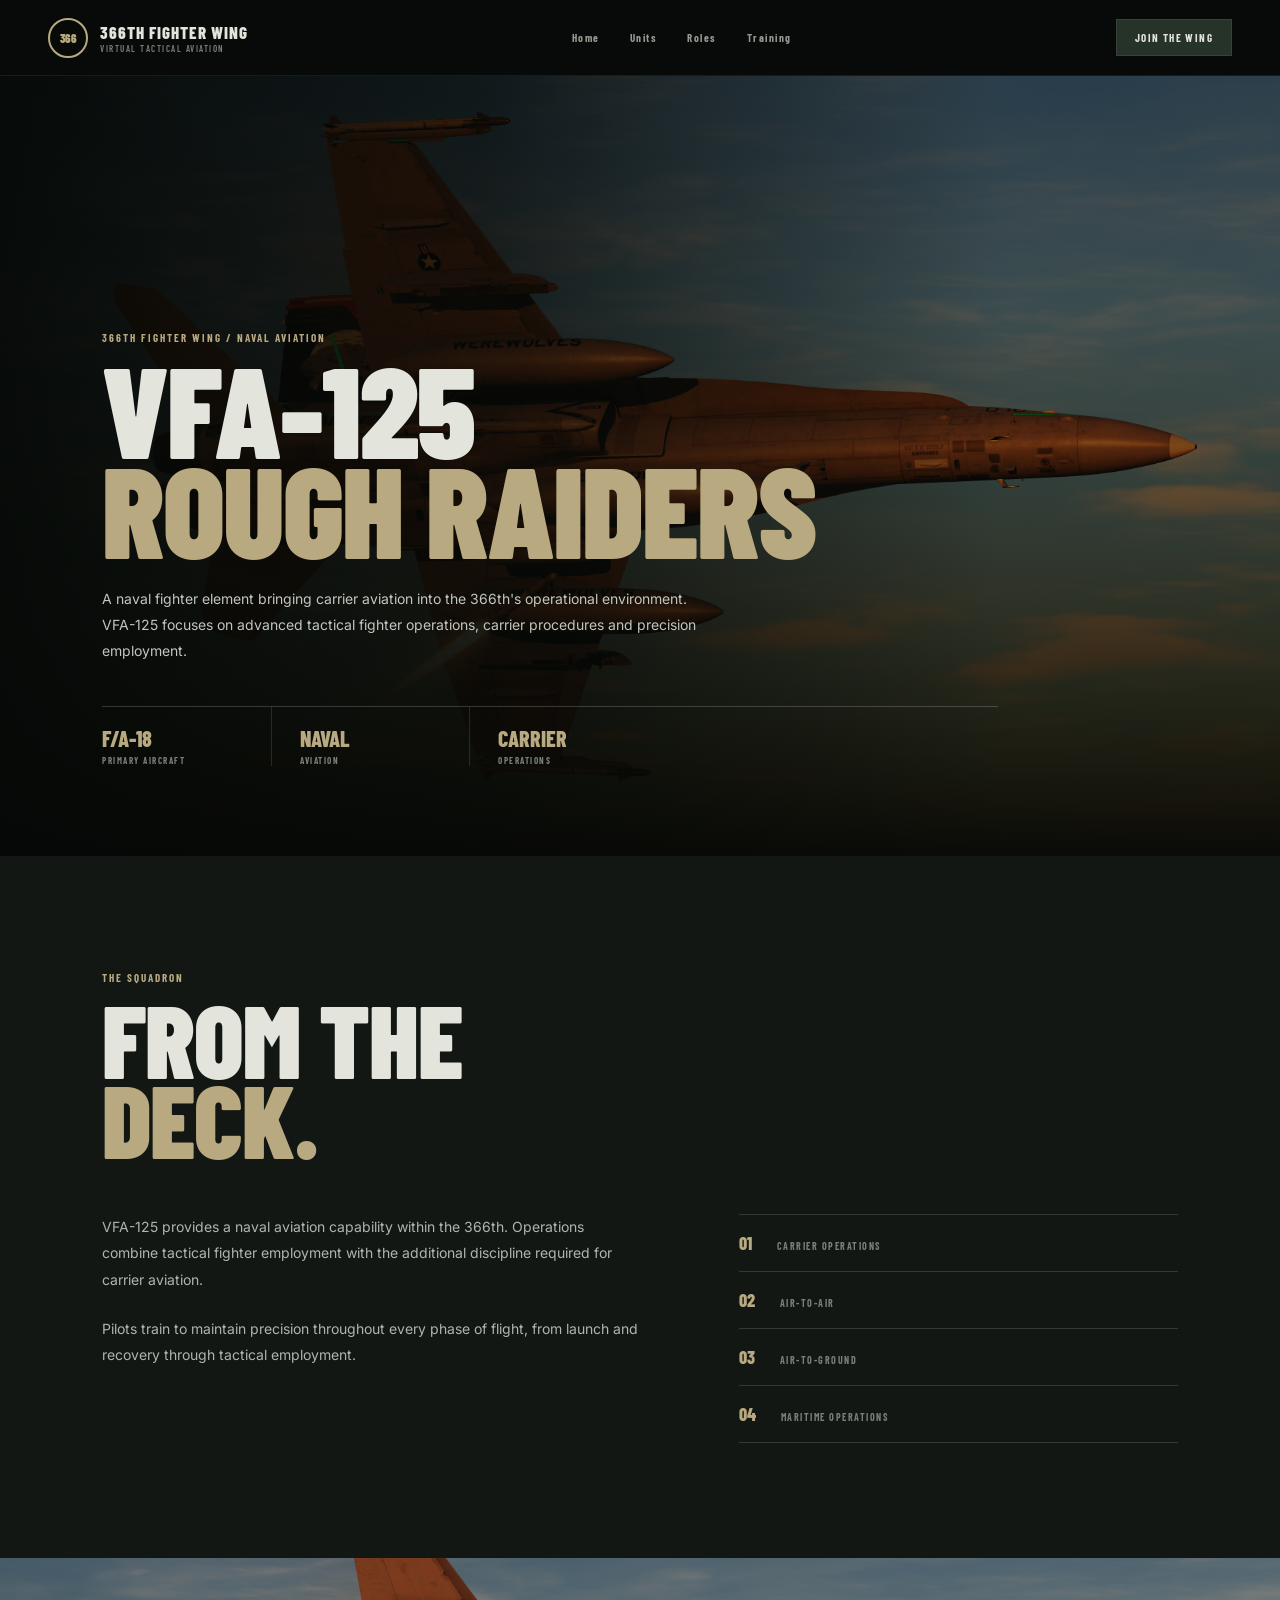
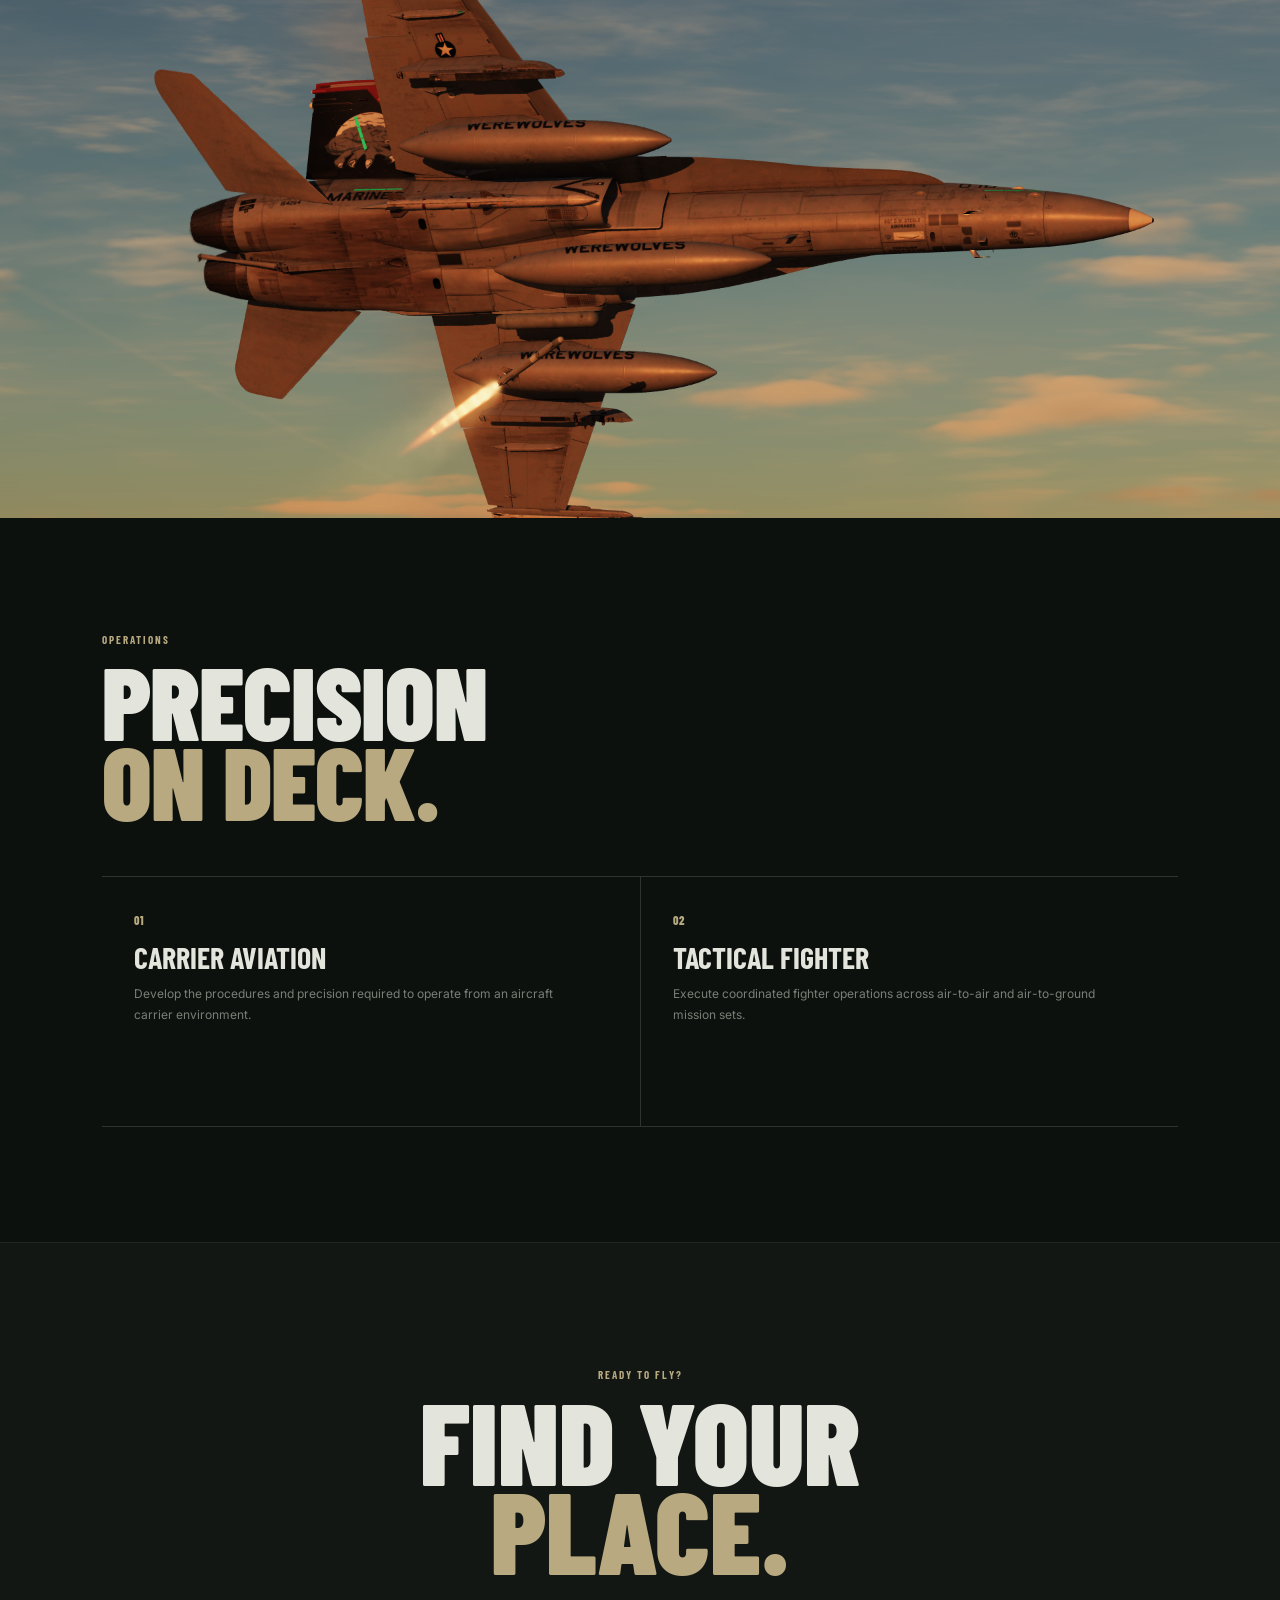
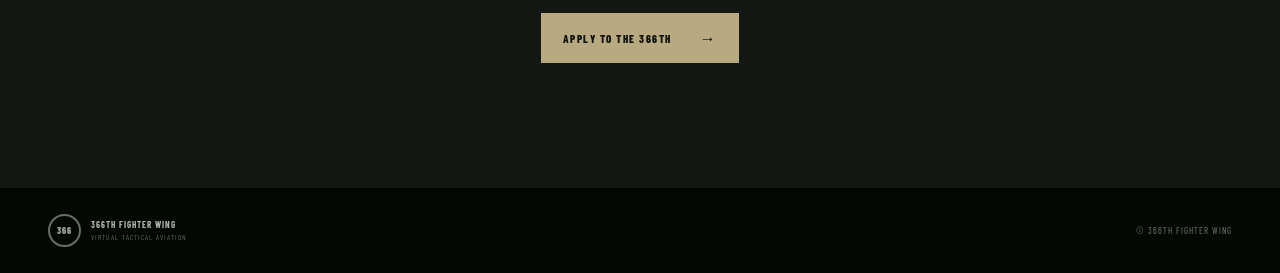
<file: squadrons/vfa125.html>
<!DOCTYPE html>
<html lang="en">
<head>
    <meta charset="UTF-8">
    <meta name="viewport" content="width=device-width, initial-scale=1.0">

    <title>VFA-125 | 366th Fighter Wing</title>

    <link rel="stylesheet" href="../css/squadron.css">
</head>

<body>

<header class="nav">

    <a href="../index.html" class="brand">

        <div class="roundel">366</div>

        <div>
            <b>366TH FIGHTER WING</b>
            <small>VIRTUAL TACTICAL AVIATION</small>
        </div>

    </a>

    <nav>
        <a href="../index.html">Home</a>
        <a href="../index.html#units">Units</a>
        <a href="../index.html#roles">Roles</a>
        <a href="../index.html#training">Training</a>
    </nav>

    <a href="../index.html#join" class="apply">
        JOIN THE WING
    </a>

</header>


<main>

    <section class="unit-hero">

        <div class="unit-hero-image navy"></div>

        <div class="unit-hero-overlay"></div>

        <div class="unit-hero-content">

            <p class="kicker">366TH FIGHTER WING / NAVAL AVIATION</p>

            <h1>
                VFA-125<br>
                <span>ROUGH RAIDERS</span>
            </h1>

            <p class="unit-intro">
                A naval fighter element bringing carrier aviation
                into the 366th's operational environment. VFA-125
                focuses on advanced tactical fighter operations,
                carrier procedures and precision employment.
            </p>

            <div class="unit-meta">

                <div>
                    <strong>F/A-18</strong>
                    <span>PRIMARY AIRCRAFT</span>
                </div>

                <div>
                    <strong>NAVAL</strong>
                    <span>AVIATION</span>
                </div>

                <div>
                    <strong>CARRIER</strong>
                    <span>OPERATIONS</span>
                </div>

            </div>

        </div>

    </section>


    <section class="unit-section">

        <div class="unit-section-inner">

            <p class="kicker">THE SQUADRON</p>

            <h2>
                FROM THE<br>
                <em>DECK.</em>
            </h2>

            <div class="content-grid">

                <div>
                    <p>
                        VFA-125 provides a naval aviation capability
                        within the 366th. Operations combine tactical
                        fighter employment with the additional
                        discipline required for carrier aviation.
                    </p>

                    <p>
                        Pilots train to maintain precision throughout
                        every phase of flight, from launch and
                        recovery through tactical employment.
                    </p>
                </div>

                <div class="fact-list">

                    <div>
                        <strong>01</strong>
                        <span>CARRIER OPERATIONS</span>
                    </div>

                    <div>
                        <strong>02</strong>
                        <span>AIR-TO-AIR</span>
                    </div>

                    <div>
                        <strong>03</strong>
                        <span>AIR-TO-GROUND</span>
                    </div>

                    <div>
                        <strong>04</strong>
                        <span>MARITIME OPERATIONS</span>
                    </div>

                </div>

            </div>

        </div>

    </section>


    <section class="unit-image-section">

        <div class="wide-image navy"></div>

    </section>


    <section class="unit-section dark">

        <div class="unit-section-inner">

            <p class="kicker">OPERATIONS</p>

            <h2>
                PRECISION<br>
                <em>ON DECK.</em>
            </h2>

            <div class="role-grid">

                <article>
                    <span>01</span>
                    <h3>CARRIER AVIATION</h3>
                    <p>
                        Develop the procedures and precision
                        required to operate from an aircraft
                        carrier environment.
                    </p>
                </article>

                <article>
                    <span>02</span>
                    <h3>TACTICAL FIGHTER</h3>
                    <p>
                        Execute coordinated fighter operations
                        across air-to-air and air-to-ground
                        mission sets.
                    </p>
                </article>

            </div>

        </div>

    </section>


    <section class="unit-cta">

        <p class="kicker">READY TO FLY?</p>

        <h2>
            FIND YOUR<br>
            <em>PLACE.</em>
        </h2>

        <a href="../index.html#join" class="cta">
            APPLY TO THE 366TH
            <span>→</span>
        </a>

    </section>

</main>


<footer>

    <div class="footer-brand">

        <div class="roundel">366</div>

        <div>
            <b>366TH FIGHTER WING</b>
            <small>VIRTUAL TACTICAL AVIATION</small>
        </div>

    </div>

    <span>© 366TH FIGHTER WING</span>

</footer>

</body>
</html>
</file>
<file: css/style.css>
@import url('https://fonts.googleapis.com/css2?family=Barlow+Condensed:wght@400;500;600;700;800;900&family=Inter:wght@400;500;600&display=swap');


/* =========================================================
   VARIABLES
========================================================= */

:root {
    --black: #080b09;
    --black-2: #0d110e;
    --charcoal: #121713;
    --charcoal-2: #181e19;

    --green-dark: #1a251d;
    --green: #263329;
    --green-light: #4c5b48;
    --olive: #697554;

    --tan: #b8a980;
    --tan-light: #d0c29d;

    --text: #e3e4dc;
    --text-soft: #b0b5ac;
    --muted: #777f76;

    --red: #875047;

    --display: "Barlow Condensed", sans-serif;
    --body: "Inter", sans-serif;
}


/* =========================================================
   RESET
========================================================= */

* {
    box-sizing: border-box;
}

html {
    scroll-behavior: smooth;
}

body {
    margin: 0;
    background: var(--black);
    color: var(--text);
    font-family: var(--body);
    -webkit-font-smoothing: antialiased;
}

a {
    color: inherit;
    text-decoration: none;
}

img {
    display: block;
    max-width: 100%;
}


/* =========================================================
   TYPOGRAPHY
========================================================= */

h1,
h2,
h3 {
    margin-top: 0;
    font-family: var(--display);
    text-transform: uppercase;
}

.kicker {
    margin: 0 0 14px;
    color: var(--tan);
    font-family: var(--display);
    font-size: 11px;
    font-weight: 700;
    letter-spacing: 2px;
    text-transform: uppercase;
}


/* =========================================================
   NAVIGATION
========================================================= */

.nav {
    position: sticky;
    top: 0;
    z-index: 100;

    height: 76px;

    display: flex;
    align-items: center;
    justify-content: space-between;

    padding: 0 48px;

    background: rgba(8, 11, 9, 0.96);
    border-bottom: 1px solid rgba(255, 255, 255, 0.07);

    backdrop-filter: blur(8px);
}

.brand {
    display: flex;
    align-items: center;
    gap: 12px;
}

.roundel {
    width: 40px;
    height: 40px;

    display: grid;
    place-items: center;

    border: 2px solid var(--tan);
    border-radius: 50%;

    color: var(--tan);

    font-family: var(--display);
    font-size: 12px;
    font-weight: 900;
}

.brand b {
    display: block;

    color: var(--text);

    font-family: var(--display);
    font-size: 17px;
    font-weight: 800;

    letter-spacing: 1px;
}

.brand small {
    display: block;

    margin-top: 1px;

    color: var(--muted);

    font-family: var(--display);
    font-size: 9px;
    font-weight: 600;

    letter-spacing: 1.5px;
}

.nav nav {
    display: flex;
    align-items: center;
    gap: 30px;
}

.nav nav a {
    position: relative;

    color: #929990;

    font-family: var(--display);
    font-size: 11px;
    font-weight: 700;

    letter-spacing: 1.5px;
    text-transform: uppercase;

    transition: color 0.2s ease;
}

.nav nav a:hover {
    color: var(--text);
}

.nav nav a::after {
    content: "";

    position: absolute;

    left: 0;
    bottom: -8px;

    width: 100%;
    height: 1px;

    background: var(--tan);

    transform: scaleX(0);
    transform-origin: left;

    transition: transform 0.2s ease;
}

.nav nav a:hover::after {
    transform: scaleX(1);
}

.apply {
    padding: 11px 18px;

    background: var(--green);
    color: var(--text);

    font-family: var(--display);
    font-size: 11px;
    font-weight: 700;

    letter-spacing: 1.4px;
    text-transform: uppercase;

    border: 1px solid rgba(255, 255, 255, 0.08);

    transition:
            background 0.2s ease,
            transform 0.2s ease;
}

.apply:hover {
    background: var(--green-light);
    transform: translateY(-1px);
}


/* =========================================================
   HERO
========================================================= */

.hero {
    position: relative;

    min-height: 850px;

    display: flex;
    align-items: flex-end;

    padding: 0 8vw 95px;

    overflow: hidden;

    background: var(--black);
    color: white;
}

.hero-image {
    position: absolute;
    inset: 0;
    z-index: 0;

    background-image:
            linear-gradient(
                    90deg,
                    rgba(8, 12, 9, 0.94) 0%,
                    rgba(8, 12, 9, 0.68) 38%,
                    rgba(8, 12, 9, 0.22) 78%
            ),
            linear-gradient(
                    0deg,
                    rgba(8, 12, 9, 0.94) 0%,
                    rgba(8, 12, 9, 0.25) 55%,
                    rgba(8, 12, 9, 0.15) 100%
            ),
            url("../images/hero-image.png");

    background-size: cover;
    background-position: center;
    background-repeat: no-repeat;
}

.hero-overlay {
    position: absolute;
    inset: 0;
    z-index: 1;
    pointer-events: none;
}

.hero-content {
    position: relative;
    z-index: 2;
    max-width: 780px;
}

.hero h1 {
    margin: 0 0 25px;

    color: var(--text);

    font-size: clamp(68px, 9vw, 125px);
    line-height: 0.80;
    font-weight: 900;

    letter-spacing: -2px;
}

.hero h1 span {
    color: var(--tan);
}

.hero-description {
    max-width: 560px;
    margin: 0;

    color: #c0c5bd;

    font-size: 15px;
    line-height: 1.8;
}

.cta {
    display: inline-flex;
    align-items: center;
    gap: 25px;

    margin-top: 28px;
    padding: 14px 20px;

    background: var(--tan);
    color: #10140f;

    font-family: var(--display);
    font-size: 11px;
    font-weight: 800;

    letter-spacing: 1.5px;
    text-transform: uppercase;

    transition:
            background 0.2s ease,
            transform 0.2s ease;
}

.cta:hover {
    background: var(--tan-light);
    transform: translateY(-2px);
}

.hero-caption {
    position: absolute;

    right: 5vw;
    bottom: 32px;

    z-index: 2;

    color: rgba(255, 255, 255, 0.42);

    font-family: var(--display);
    font-size: 9px;
    font-weight: 600;

    letter-spacing: 2px;
}


/* =========================================================
   INTRO
========================================================= */

.intro {
    display: grid;
    grid-template-columns: 0.85fr 1.15fr;

    min-height: 640px;

    background: var(--charcoal);
}

.intro-image {
    position: relative;

    min-height: 640px;

    overflow: hidden;

    background:
            linear-gradient(
                    180deg,
                    rgba(12, 17, 13, 0.08),
                    rgba(12, 17, 13, 0.70)
            ),
            url("../images/intro-image.png");

    background-size: cover;
    background-position: center;
    background-repeat: no-repeat;
}

.intro-image::after {
    content: "";

    position: absolute;
    inset: 0;

    border-right: 1px solid rgba(255, 255, 255, 0.08);
}

.image-tag {
    position: absolute;

    left: 32px;
    bottom: 30px;

    z-index: 2;

    padding: 7px 11px;

    background: rgba(8, 11, 9, 0.82);
    color: var(--text);

    font-family: var(--display);
    font-size: 9px;
    font-weight: 700;

    letter-spacing: 1.5px;
}

.intro-copy {
    padding: 90px 8vw 80px;
}

.intro-copy h2 {
    margin: 0 0 28px;

    max-width: 650px;

    color: var(--text);

    font-size: clamp(58px, 7vw, 100px);
    line-height: 0.80;
    font-weight: 900;

    letter-spacing: -1px;
}

.intro-copy h2 em {
    color: var(--tan);
    font-style: normal;
}

.intro-copy > p:not(.kicker) {
    max-width: 560px;

    margin: 0 0 15px;

    color: var(--text-soft);

    font-size: 14px;
    line-height: 1.85;
}

.text-link {
    display: inline-block;

    margin-top: 18px;
    padding-bottom: 5px;

    border-bottom: 2px solid var(--tan);

    color: var(--text);

    font-family: var(--display);
    font-size: 10px;
    font-weight: 700;

    letter-spacing: 1.5px;
}


/* =========================================================
   UNITS
========================================================= */

.units {
    padding: 100px 4vw 110px;

    background: var(--black-2);
    color: var(--text);

    border-top: 1px solid rgba(255, 255, 255, 0.06);
    border-bottom: 1px solid rgba(255, 255, 255, 0.06);
}

.section-title {
    max-width: 1000px;

    margin: 0 auto 58px;

    text-align: center;
}

.section-title h2 {
    margin: 0;

    color: var(--text);

    font-size: clamp(55px, 6vw, 88px);
    line-height: 0.82;
    font-weight: 900;
}

.section-title h2 em {
    color: var(--tan);
    font-style: normal;
}

.section-intro {
    max-width: 560px;

    margin: 24px auto 0;

    color: var(--muted);

    font-size: 13px;
    line-height: 1.75;
}


/* =========================================================
   UNIT CARDS
   LARGE FHD SIZE
========================================================= */

.cards {
    width: 100%;
    max-width: 1740px;

    margin: 0 auto;

    display: grid;

    grid-template-columns: repeat(4, minmax(0, 1fr));

    gap: 24px;
}

.card {
    min-height: 800px;

    display: flex;
    flex-direction: column;

    overflow: hidden;

    background: #101411;
    color: var(--text);

    border: 1px solid rgba(255, 255, 255, 0.09);

    transition:
            transform 0.2s ease,
            border-color 0.2s ease;
}

.card:hover {
    transform: translateY(-6px);

    border-color: rgba(184, 169, 128, 0.45);
}


/* =========================================================
   CARD IMAGE
========================================================= */

.card-photo {
    position: relative;

    height: 470px;

    flex-shrink: 0;

    overflow: hidden;

    background-size: cover;
    background-position: center;
    background-repeat: no-repeat;
}

.card-photo::after {
    content: "";

    position: absolute;
    inset: 0;

    background:
            linear-gradient(
                    180deg,
                    transparent 20%,
                    rgba(5, 8, 6, 0.82) 100%
            );
}


/* =========================================================
   UNIT IMAGES
========================================================= */

.fighter-494 {
    background-image:
            linear-gradient(
                    135deg,
                    rgba(25, 39, 29, 0.10),
                    rgba(25, 39, 29, 0.25)
            ),
            url("../images/494th FS.png");

    background-size: cover;
    background-position: center;
}

.fighter-112 {
    background-image:
            linear-gradient(
                    135deg,
                    rgba(25, 39, 29, 0.10),
                    rgba(25, 39, 29, 0.25)
            ),
            url("../images/112th FS.png");

    background-size: cover;
    background-position: center;
}

.rescue {
    background-image:
            linear-gradient(
                    135deg,
                    rgba(25, 39, 29, 0.10),
                    rgba(25, 39, 29, 0.25)
            ),
            url("../images/55th placeholder.jpg");

    background-size: cover;
    background-position: center;
}

.navy {
    background-image:
            linear-gradient(
                    135deg,
                    rgba(25, 39, 29, 0.10),
                    rgba(25, 39, 29, 0.25)
            ),
            url("../images/vfa125.png");

    background-size: cover;
    background-position: center;
}


/* =========================================================
   IMAGE LABEL
========================================================= */

.photo-label {
    position: absolute;

    left: 22px;
    bottom: 22px;

    z-index: 2;

    padding: 8px 12px;

    background: rgba(0, 0, 0, 0.72);

    color: white;

    font-family: var(--display);
    font-size: 10px;
    font-weight: 700;

    letter-spacing: 1.6px;
}


/* =========================================================
   CARD CONTENT
========================================================= */

.card-body {
    flex: 1;

    display: flex;
    flex-direction: column;

    padding: 36px 30px 34px;
}

.card-body small {
    display: block;

    margin-bottom: 15px;

    color: var(--tan);

    font-family: var(--display);
    font-size: 10px;
    font-weight: 700;

    letter-spacing: 1.8px;
}

.card h3 {
    margin: 0 0 20px;

    color: var(--text);

    font-size: 42px;
    line-height: 0.86;
    font-weight: 800;
}

.card p {
    min-height: 76px;

    margin: 0;

    color: var(--muted);

    font-size: 12px;
    line-height: 1.8;
}

.card a {
    align-self: flex-start;

    display: inline-block;

    margin-top: auto;
    padding-top: 30px;
    padding-bottom: 5px;

    border-bottom: 1px solid var(--tan);

    color: var(--text);

    font-family: var(--display);
    font-size: 10px;
    font-weight: 700;

    letter-spacing: 1.5px;
}


/* =========================================================
   OPERATIONS / ONE MISSION
========================================================= */

.mission-band {
    display: grid;

    grid-template-columns: 1fr 1fr;

    min-height: 620px;

    background: var(--charcoal);

    border-top: 1px solid rgba(255, 255, 255, 0.06);
}

.mission-photo {
    position: relative;

    overflow: hidden;

    background:
            linear-gradient(
                    180deg,
                    rgba(12, 17, 13, 0.08),
                    rgba(12, 17, 13, 0.65)
            ),
            url("../images/mt-home-gf-patch.png");

    background-size: cover;
    background-position: center;
    background-repeat: no-repeat;
}

.mission-photo-label {
    position: absolute;

    left: 32px;
    bottom: 30px;

    z-index: 2;

    padding: 7px 11px;

    background: rgba(8, 11, 9, 0.80);

    color: var(--text);

    font-family: var(--display);
    font-size: 9px;
    font-weight: 700;

    letter-spacing: 1.5px;
}

.mission-copy {
    padding: 85px 8vw;
}

.mission-copy .kicker {
    color: var(--tan);
}

.mission-copy h2 {
    margin: 0 0 28px;

    max-width: 600px;

    color: var(--text);

    font-size: clamp(55px, 6vw, 90px);
    line-height: 0.80;
    font-weight: 900;
}

.mission-copy h2 em {
    color: var(--tan);
    font-style: normal;
}

.mission-copy > p:not(.kicker) {
    max-width: 550px;

    margin-bottom: 15px;

    color: var(--text-soft);

    font-size: 13px;
    line-height: 1.8;
}

.facts {
    margin-top: 32px;

    max-width: 560px;

    border-top: 1px solid rgba(255, 255, 255, 0.14);
}

.facts div {
    display: flex;
    align-items: baseline;
    gap: 20px;

    padding: 12px 0;

    border-bottom: 1px solid rgba(255, 255, 255, 0.14);
}

.facts b {
    color: var(--tan);

    font-family: var(--display);
    font-size: 17px;
    font-weight: 800;
}

.facts span {
    color: var(--muted);

    font-family: var(--display);
    font-size: 9px;
    font-weight: 700;

    letter-spacing: 1.4px;
}


/* =========================================================
   ROLES
========================================================= */

.paths {
    padding: 100px 7vw;

    background: #0e120f;
    color: var(--text);

    text-align: center;
}

.paths .kicker {
    color: var(--tan);
}

.paths h2 {
    margin: 0;

    color: var(--text);

    font-size: clamp(55px, 6vw, 88px);
    line-height: 0.82;
    font-weight: 900;
}

.paths h2 em {
    color: var(--tan);
    font-style: normal;
}

.path-grid {
    max-width: 1120px;

    margin: 55px auto 0;

    display: grid;

    grid-template-columns: repeat(4, 1fr);

    border-top: 1px solid rgba(255, 255, 255, 0.13);
    border-bottom: 1px solid rgba(255, 255, 255, 0.13);
}

.path-grid > div {
    padding: 28px 22px;
    text-align: left;
}

.path-grid > div + div {
    border-left: 1px solid rgba(255, 255, 255, 0.13);
}

.path-grid span {
    color: var(--red);

    font-family: var(--display);
    font-size: 11px;
    font-weight: 800;

    letter-spacing: 1.3px;
}

.path-grid h3 {
    margin: 12px 0 8px;

    color: var(--text);

    font-size: 22px;
    line-height: 0.95;
}

.path-grid p {
    color: var(--muted);

    font-size: 11px;
    line-height: 1.7;
}


/* =========================================================
   TRAINING
========================================================= */

.training {
    padding: 100px 8vw;

    background: var(--black);
    color: white;
}

.training-content {
    max-width: 1120px;
    margin: auto;
}

.training h2 {
    margin: 0 0 25px;

    color: var(--text);

    font-size: clamp(55px, 6vw, 88px);
    line-height: 0.82;
    font-weight: 900;
}

.training h2 em {
    color: var(--tan);
    font-style: normal;
}

.training-content > p:not(.kicker) {
    max-width: 600px;

    color: var(--muted);

    font-size: 13px;
    line-height: 1.8;
}

.training-grid {
    display: grid;

    grid-template-columns: repeat(3, 1fr);

    margin-top: 55px;

    border-top: 1px solid rgba(255, 255, 255, 0.14);
}

.training-grid > div {
    padding: 27px 25px;

    border-bottom: 1px solid rgba(255, 255, 255, 0.14);
}

.training-grid > div + div {
    border-left: 1px solid rgba(255, 255, 255, 0.14);
}

.training-grid strong {
    color: var(--tan);

    font-family: var(--display);
    font-size: 15px;
    font-weight: 800;
}

.training-grid h3 {
    margin: 11px 0 7px;

    color: var(--text);

    font-size: 23px;
}

.training-grid p {
    color: var(--muted);

    font-size: 11px;
    line-height: 1.7;
}


/* =========================================================
   JOIN
========================================================= */

.join {
    padding: 115px 8vw;

    background: var(--charcoal);
    color: var(--text);

    text-align: center;

    border-top: 1px solid rgba(255, 255, 255, 0.06);
}

.join-content {
    max-width: 780px;
    margin: auto;
}

.join h2 {
    margin: 0 0 25px;

    color: var(--text);

    font-size: clamp(65px, 8vw, 115px);
    line-height: 0.80;
    font-weight: 900;
}

.join h2 em {
    color: var(--tan);
    font-style: normal;
}

.join-content > p:not(.kicker) {
    max-width: 520px;

    margin: auto;

    color: var(--muted);

    font-size: 13px;
    line-height: 1.8;
}

.join-button {
    margin-top: 25px;

    background: var(--tan);
    color: #10140f;
}

.join-button:hover {
    background: var(--tan-light);
}

.join small {
    display: block;

    margin-top: 13px;

    color: #60675f;

    font-size: 9px;
}


/* =========================================================
   FOOTER
========================================================= */

footer {
    padding: 26px 48px;

    display: flex;
    align-items: center;
    justify-content: space-between;

    background: #050705;
    color: #747b73;

    font-family: var(--display);
    font-size: 9px;

    letter-spacing: 1px;
}

.footer-brand {
    display: flex;
    align-items: center;
    gap: 10px;
}

.footer-brand .roundel {
    width: 33px;
    height: 33px;

    border-color: #666e65;
    color: #969d94;

    font-size: 9px;
}

.footer-brand b {
    display: block;
    color: #b2b6af;
}

.footer-brand small {
    display: block;

    margin-top: 2px;

    color: #5e655d;
}


/* =========================================================
   DESKTOP — FHD
========================================================= */

@media (min-width: 1401px) {

    .cards {
        max-width: 1740px;

        grid-template-columns: repeat(4, minmax(0, 1fr));

        gap: 24px;
    }

    .card {
        min-height: 800px;
    }

    .card-photo {
        height: 470px;
    }

    .card-body {
        padding: 36px 30px 34px;
    }

    .card h3 {
        font-size: 42px;
    }
}


/* =========================================================
   LAPTOP / SMALL DESKTOP
========================================================= */

@media (max-width: 1400px) and (min-width: 1101px) {

    .units {
        padding-left: 3vw;
        padding-right: 3vw;
    }

    .cards {
        max-width: 1280px;

        grid-template-columns: repeat(4, minmax(0, 1fr));

        gap: 18px;
    }

    .card {
        min-height: 700px;
    }

    .card-photo {
        height: 390px;
    }

    .card-body {
        padding: 28px 24px 30px;
    }

    .card h3 {
        font-size: 36px;
    }
}


/* =========================================================
   TABLET
========================================================= */

@media (max-width: 1100px) {

    .nav {
        padding: 0 30px;
    }

    .nav nav {
        gap: 18px;
    }

    .cards {
        max-width: 900px;

        grid-template-columns: repeat(2, 1fr);

        gap: 20px;
    }

    .card {
        min-height: 680px;
    }

    .card-photo {
        height: 390px;
    }

    .card-body {
        padding: 30px 26px;
    }

    .card h3 {
        font-size: 38px;
    }

    .path-grid {
        grid-template-columns: repeat(2, 1fr);
    }

    .path-grid > div:nth-child(3) {
        border-left: 0;
        border-top: 1px solid rgba(255, 255, 255, 0.13);
    }

    .path-grid > div:nth-child(4) {
        border-top: 1px solid rgba(255, 255, 255, 0.13);
    }
}


/* =========================================================
   MOBILE
========================================================= */

@media (max-width: 800px) {

    .nav {
        height: 68px;
        padding: 0 20px;
    }

    .nav nav {
        display: none;
    }

    .apply {
        padding: 10px 14px;
    }


    /* HERO */

    .hero {
        min-height: 760px;
        padding: 0 7vw 70px;
    }

    .hero h1 {
        font-size: 72px;
    }

    .hero-description {
        font-size: 14px;
    }

    .hero-caption {
        display: none;
    }


    /* INTRO */

    .intro {
        grid-template-columns: 1fr;
    }

    .intro-image {
        min-height: 420px;
    }

    .intro-copy {
        padding: 70px 8vw;
    }


    /* UNITS */

    .units {
        padding: 75px 7vw;
    }

    .cards {
        max-width: 520px;

        grid-template-columns: 1fr;

        gap: 22px;
    }

    .card {
        min-height: 0;
    }

    .card-photo {
        height: 350px;
    }

    .card-body {
        min-height: 280px;
        padding: 30px 26px;
    }

    .card h3 {
        font-size: 36px;
    }


    /* MISSION */

    .mission-band {
        grid-template-columns: 1fr;
    }

    .mission-photo {
        min-height: 400px;
    }

    .mission-copy {
        padding: 70px 8vw;
    }


    /* ROLES */

    .paths {
        padding: 75px 7vw;
    }

    .path-grid {
        grid-template-columns: 1fr;
    }

    .path-grid > div {
        border-left: 0;
        border-top: 1px solid rgba(255, 255, 255, 0.13);
    }

    .path-grid > div:first-child {
        border-top: 0;
    }


    /* TRAINING */

    .training {
        padding: 75px 7vw;
    }

    .training-grid {
        grid-template-columns: 1fr;
    }

    .training-grid > div + div {
        border-left: 0;
        border-top: 1px solid rgba(255, 255, 255, 0.14);
    }


    /* JOIN */

    .join {
        padding: 90px 7vw;
    }


    /* FOOTER */

    footer {
        flex-direction: column;

        gap: 15px;

        padding: 25px 20px;

        text-align: center;
    }
}


/* =========================================================
   SMALL MOBILE
========================================================= */

@media (max-width: 480px) {

    .hero h1 {
        font-size: 60px;
    }

    .intro-copy h2,
    .mission-copy h2 {
        font-size: 55px;
    }

    .section-title h2,
    .paths h2,
    .training h2 {
        font-size: 54px;
    }

    .card-photo {
        height: 280px;
    }

    .card-body {
        min-height: 250px;
    }

    .facts {
        grid-template-columns: 1fr;
    }
}


/* =========================================================
   REDUCED MOTION
========================================================= */

@media (prefers-reduced-motion: reduce) {

    html {
        scroll-behavior: auto;
    }

    *,
    *::before,
    *::after {
        transition: none !important;
    }
}
</file>
<file: css/squadron.css>
@import url('https://fonts.googleapis.com/css2?family=Barlow+Condensed:wght@400;500;600;700;800;900&family=Inter:wght@400;500;600&display=swap');


:root {
    --black: #080b09;
    --black-2: #0d110e;
    --charcoal: #121713;
    --charcoal-2: #181e19;

    --green: #263329;
    --green-light: #4c5b48;

    --tan: #b8a980;
    --tan-light: #d0c29d;

    --text: #e3e4dc;
    --text-soft: #b0b5ac;
    --muted: #777f76;

    --display: "Barlow Condensed", sans-serif;
    --body: "Inter", sans-serif;
}


/* =========================================================
   RESET
========================================================= */

* {
    box-sizing: border-box;
}

html {
    scroll-behavior: smooth;
}

body {
    margin: 0;

    background: var(--black);
    color: var(--text);

    font-family: var(--body);

    -webkit-font-smoothing: antialiased;
}

a {
    color: inherit;
    text-decoration: none;
}

h1,
h2,
h3 {
    margin-top: 0;

    font-family: var(--display);

    text-transform: uppercase;
}

.kicker {
    margin: 0 0 15px;

    color: var(--tan);

    font-family: var(--display);
    font-size: 11px;
    font-weight: 700;

    letter-spacing: 2px;
}


/* =========================================================
   NAV
========================================================= */

.nav {
    position: sticky;
    top: 0;

    z-index: 100;

    height: 76px;

    display: flex;
    align-items: center;
    justify-content: space-between;

    padding: 0 48px;

    background: rgba(8, 11, 9, 0.96);

    border-bottom: 1px solid rgba(255,255,255,0.07);

    backdrop-filter: blur(8px);
}

.brand {
    display: flex;
    align-items: center;

    gap: 12px;
}

.roundel {
    width: 40px;
    height: 40px;

    display: grid;
    place-items: center;

    border: 2px solid var(--tan);
    border-radius: 50%;

    color: var(--tan);

    font-family: var(--display);
    font-size: 12px;
    font-weight: 900;
}

.brand b {
    display: block;

    color: var(--text);

    font-family: var(--display);
    font-size: 17px;
    font-weight: 800;

    letter-spacing: 1px;
}

.brand small {
    display: block;

    margin-top: 1px;

    color: var(--muted);

    font-family: var(--display);
    font-size: 9px;
    font-weight: 600;

    letter-spacing: 1.5px;
}

.nav nav {
    display: flex;
    align-items: center;

    gap: 30px;
}

.nav nav a {
    position: relative;

    color: #929990;

    font-family: var(--display);
    font-size: 11px;
    font-weight: 700;

    letter-spacing: 1.5px;
}

.nav nav a:hover {
    color: var(--text);
}

.nav nav a::after {
    content: "";

    position: absolute;

    left: 0;
    bottom: -8px;

    width: 100%;
    height: 1px;

    background: var(--tan);

    transform: scaleX(0);

    transform-origin: left;

    transition: transform 0.2s ease;
}

.nav nav a:hover::after {
    transform: scaleX(1);
}

.apply {
    padding: 11px 18px;

    background: var(--green);

    color: var(--text);

    font-family: var(--display);
    font-size: 11px;
    font-weight: 700;

    letter-spacing: 1.4px;

    text-transform: uppercase;

    border: 1px solid rgba(255,255,255,0.08);
}

.apply:hover {
    background: var(--green-light);
}


/* =========================================================
   HERO
========================================================= */

.unit-hero {
    position: relative;

    min-height: 780px;

    display: flex;
    align-items: flex-end;

    overflow: hidden;

    background: var(--black);
}

.unit-hero-image {
    position: absolute;
    inset: 0;

    background-size: cover;
    background-position: center;
}

.unit-hero-overlay {
    position: absolute;
    inset: 0;

    background:
            linear-gradient(
                    90deg,
                    rgba(5,8,6,0.96) 0%,
                    rgba(5,8,6,0.76) 38%,
                    rgba(5,8,6,0.25) 78%
            ),
            linear-gradient(
                    0deg,
                    rgba(5,8,6,0.96) 0%,
                    rgba(5,8,6,0.15) 70%
            );
}

.unit-hero-content {
    position: relative;

    z-index: 2;

    width: 100%;

    padding: 0 8vw 90px;

    max-width: 1100px;
}

.unit-hero h1 {
    margin: 0 0 28px;

    color: var(--text);

    font-size: clamp(75px, 10vw, 150px);

    line-height: 0.78;

    font-weight: 900;

    letter-spacing: -2px;
}

.unit-hero h1 span {
    color: var(--tan);
}

.unit-intro {
    max-width: 620px;

    margin: 0;

    color: #c1c6bf;

    font-size: 14px;

    line-height: 1.85;
}

.unit-meta {
    display: flex;

    margin-top: 42px;

    border-top: 1px solid rgba(255,255,255,0.18);
}

.unit-meta div {
    min-width: 170px;

    padding: 18px 28px 0 0;

    margin-right: 28px;

    border-right: 1px solid rgba(255,255,255,0.12);
}

.unit-meta div:last-child {
    border-right: 0;
}

.unit-meta strong {
    display: block;

    color: var(--tan);

    font-family: var(--display);
    font-size: 22px;
    font-weight: 800;
}

.unit-meta span {
    display: block;

    margin-top: 4px;

    color: var(--muted);

    font-family: var(--display);
    font-size: 9px;
    font-weight: 700;

    letter-spacing: 1.5px;
}


/* =========================================================
   IMAGES
========================================================= */

.fighter-494 {
    background-image: url("../images/494th FS.png");
}

.fighter-112 {
    background-image: url("../images/112th FS.png");
}

.rescue {
    background-image: url("../images/55th placeholder.jpg");
}

.navy {
    background-image: url("../images/vfa125.png");
}


/* =========================================================
   CONTENT
========================================================= */

.unit-section {
    padding: 115px 8vw;

    background: var(--charcoal);
}

.unit-section.dark {
    background: var(--black-2);
}

.unit-section-inner {
    max-width: 1200px;

    margin: 0 auto;
}

.unit-section h2 {
    margin: 0 0 55px;

    color: var(--text);

    font-size: clamp(65px, 8vw, 115px);

    line-height: 0.78;

    font-weight: 900;

    letter-spacing: -1px;
}

.unit-section h2 em {
    color: var(--tan);

    font-style: normal;
}

.content-grid {
    display: grid;

    grid-template-columns: 1.1fr 0.9fr;

    gap: 100px;
}

.content-grid > div:first-child {
    max-width: 620px;
}

.content-grid p {
    margin: 0 0 22px;

    color: var(--text-soft);

    font-size: 14px;

    line-height: 1.9;
}

.fact-list {
    border-top: 1px solid rgba(255,255,255,0.14);
}

.fact-list div {
    display: flex;
    align-items: baseline;

    gap: 25px;

    padding: 17px 0;

    border-bottom: 1px solid rgba(255,255,255,0.14);
}

.fact-list strong {
    color: var(--tan);

    font-family: var(--display);
    font-size: 18px;
    font-weight: 800;
}

.fact-list span {
    color: var(--muted);

    font-family: var(--display);
    font-size: 10px;
    font-weight: 700;

    letter-spacing: 1.5px;
}


/* =========================================================
   LARGE IMAGE
========================================================= */

.unit-image-section {
    height: 560px;

    overflow: hidden;

    background: var(--black);
}

.wide-image {
    width: 100%;
    height: 100%;

    background-size: cover;
    background-position: center;

    filter: saturate(0.75);
}


/* =========================================================
   ROLES
========================================================= */

.role-grid {
    display: grid;

    grid-template-columns: repeat(2, 1fr);

    gap: 0;

    border-top: 1px solid rgba(255,255,255,0.14);
}

.role-grid article {
    min-height: 250px;

    padding: 32px;

    border-bottom: 1px solid rgba(255,255,255,0.14);
}

.role-grid article + article {
    border-left: 1px solid rgba(255,255,255,0.14);
}

.role-grid span {
    color: var(--tan);

    font-family: var(--display);
    font-size: 12px;
    font-weight: 800;

    letter-spacing: 1px;
}

.role-grid h3 {
    margin: 15px 0 12px;

    color: var(--text);

    font-size: 30px;

    line-height: 0.9;
}

.role-grid p {
    max-width: 450px;

    margin: 0;

    color: var(--muted);

    font-size: 12px;

    line-height: 1.8;
}


/* =========================================================
   CTA
========================================================= */

.unit-cta {
    padding: 125px 7vw;

    background: var(--charcoal);

    text-align: center;

    border-top: 1px solid rgba(255,255,255,0.06);
}

.unit-cta h2 {
    margin: 0;

    color: var(--text);

    font-family: var(--display);

    font-size: clamp(70px, 9vw, 130px);

    line-height: 0.78;

    font-weight: 900;
}

.unit-cta h2 em {
    color: var(--tan);

    font-style: normal;
}

.cta {
    display: inline-flex;
    align-items: center;

    gap: 28px;

    margin-top: 38px;

    padding: 15px 22px;

    background: var(--tan);

    color: #10140f;

    font-family: var(--display);
    font-size: 11px;
    font-weight: 800;

    letter-spacing: 1.5px;

    text-transform: uppercase;
}

.cta:hover {
    background: var(--tan-light);
}

.cta span {
    font-size: 16px;
}


/* =========================================================
   FOOTER
========================================================= */

footer {
    padding: 26px 48px;

    display: flex;
    align-items: center;
    justify-content: space-between;

    background: #050705;

    color: #747b73;

    font-family: var(--display);
    font-size: 9px;

    letter-spacing: 1px;
}

.footer-brand {
    display: flex;
    align-items: center;

    gap: 10px;
}

.footer-brand .roundel {
    width: 33px;
    height: 33px;

    border-color: #666e65;

    color: #969d94;

    font-size: 9px;
}

.footer-brand b {
    display: block;
    color: #b2b6af;
}

.footer-brand small {
    display: block;

    margin-top: 2px;

    color: #5e655d;
}


/* =========================================================
   TABLET
========================================================= */

@media (max-width: 1000px) {

    .nav {
        padding: 0 30px;
    }

    .nav nav {
        gap: 18px;
    }

    .unit-hero {
        min-height: 700px;
    }

    .unit-hero-content {
        padding: 0 7vw 75px;
    }

    .unit-meta {
        flex-wrap: wrap;
    }

    .content-grid {
        grid-template-columns: 1fr;

        gap: 55px;
    }

    .unit-image-section {
        height: 450px;
    }
}


/* =========================================================
   MOBILE
========================================================= */

@media (max-width: 700px) {

    .nav {
        height: 68px;
        padding: 0 20px;
    }

    .nav nav {
        display: none;
    }

    .apply {
        padding: 10px 14px;
    }

    .unit-hero {
        min-height: 680px;
    }

    .unit-hero-content {
        padding: 0 7vw 60px;
    }

    .unit-hero h1 {
        font-size: 68px;
    }

    .unit-intro {
        font-size: 13px;
    }

    .unit-meta {
        display: grid;

        grid-template-columns: 1fr 1fr;

        margin-top: 30px;
    }

    .unit-meta div {
        min-width: 0;

        margin: 0;

        padding: 15px 15px 15px 0;

        border-right: 0;
        border-bottom: 1px solid rgba(255,255,255,0.12);
    }

    .unit-section {
        padding: 75px 7vw;
    }

    .unit-section h2 {
        font-size: 60px;

        margin-bottom: 40px;
    }

    .content-grid {
        gap: 45px;
    }

    .unit-image-section {
        height: 350px;
    }

    .role-grid {
        grid-template-columns: 1fr;
    }

    .role-grid article {
        min-height: 220px;

        padding: 27px 0;
    }

    .role-grid article + article {
        border-left: 0;
    }

    .unit-cta {
        padding: 90px 7vw;
    }

    .unit-cta h2 {
        font-size: 68px;
    }

    footer {
        flex-direction: column;

        gap: 15px;

        padding: 25px 20px;

        text-align: center;
    }
}
</file>
